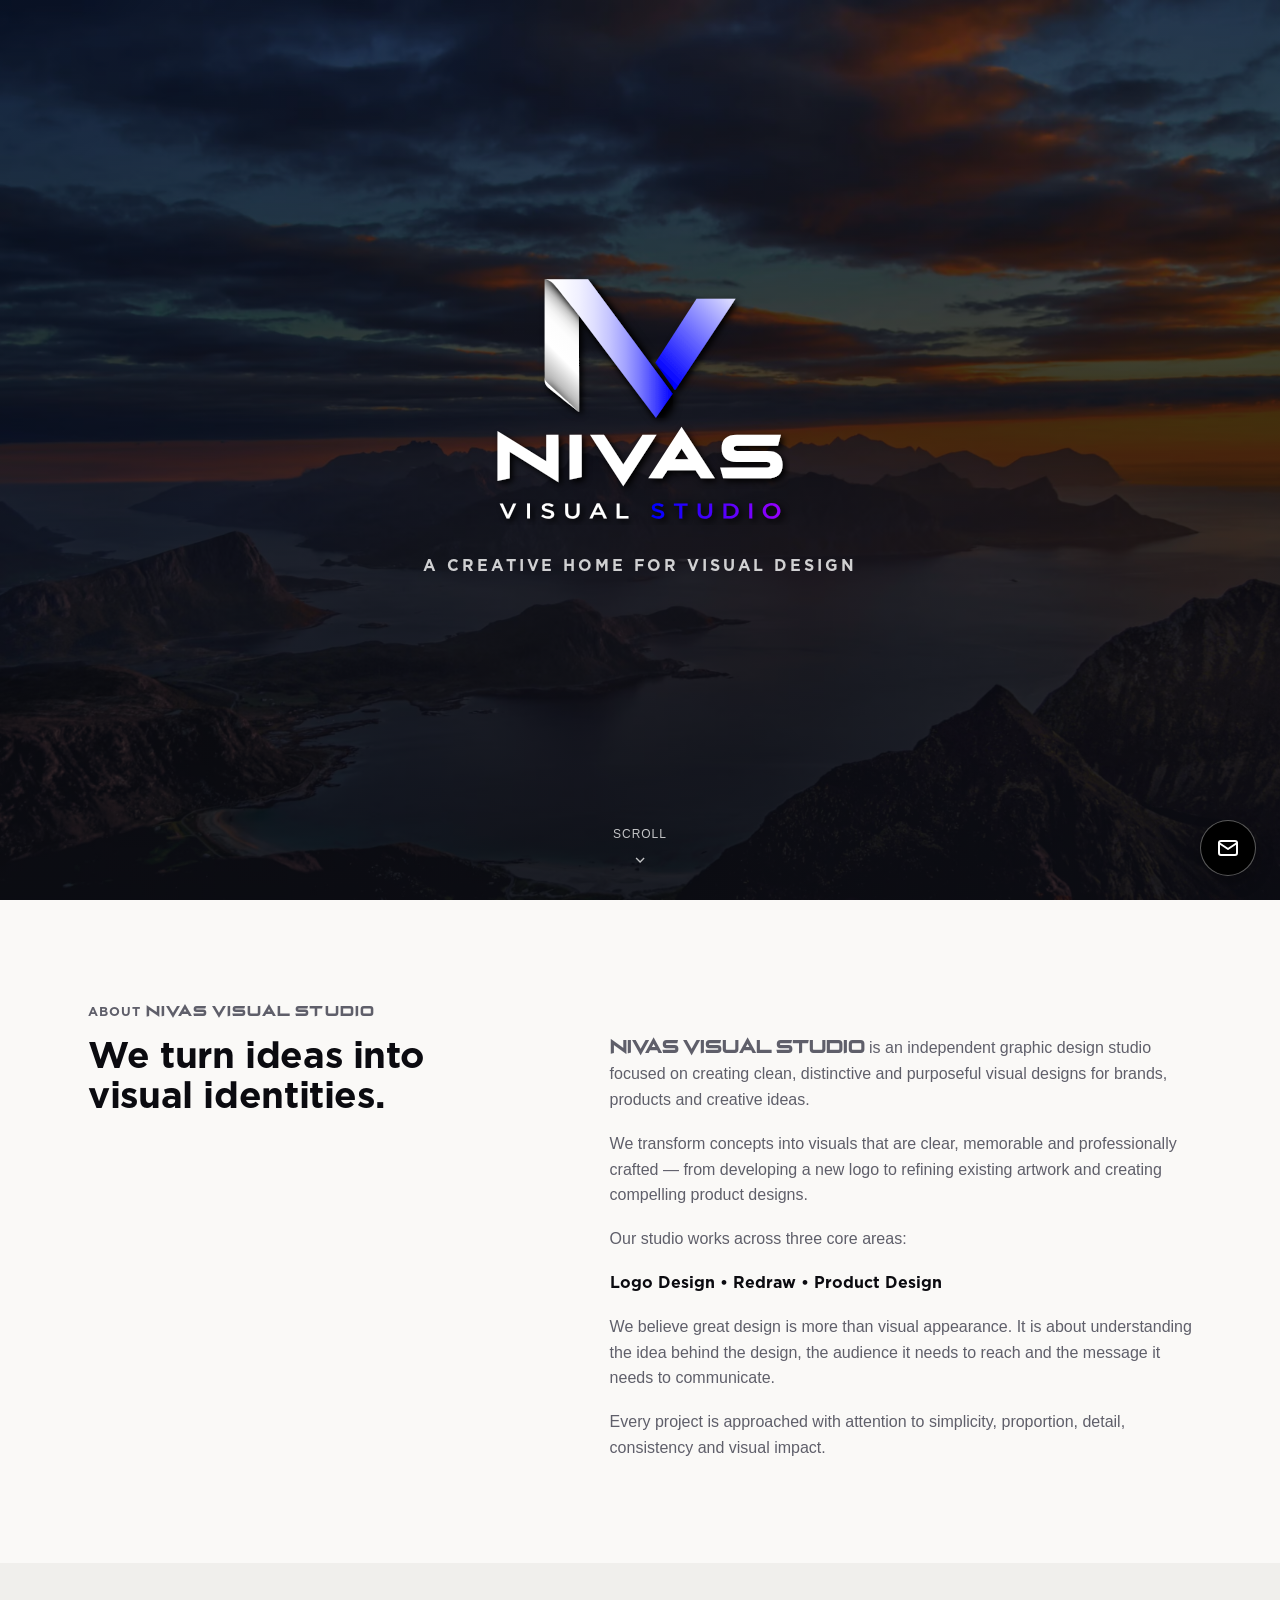
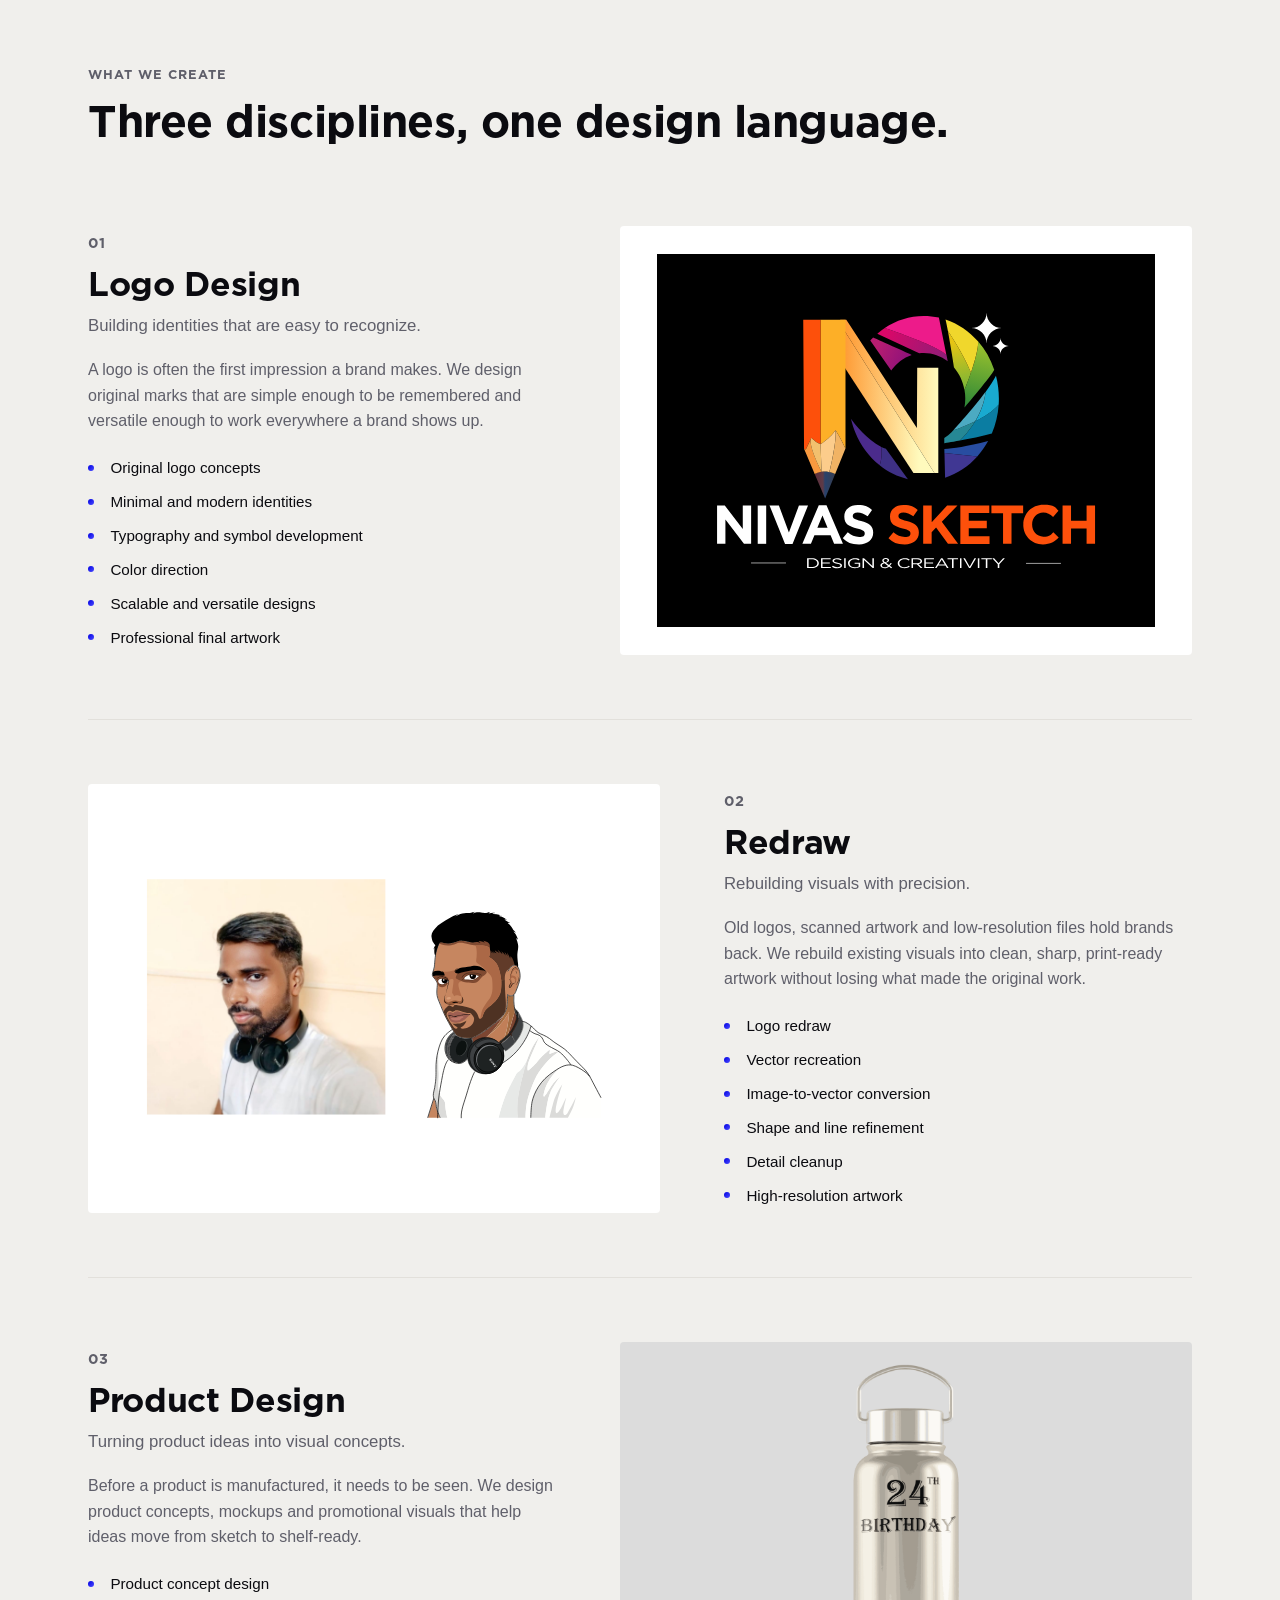
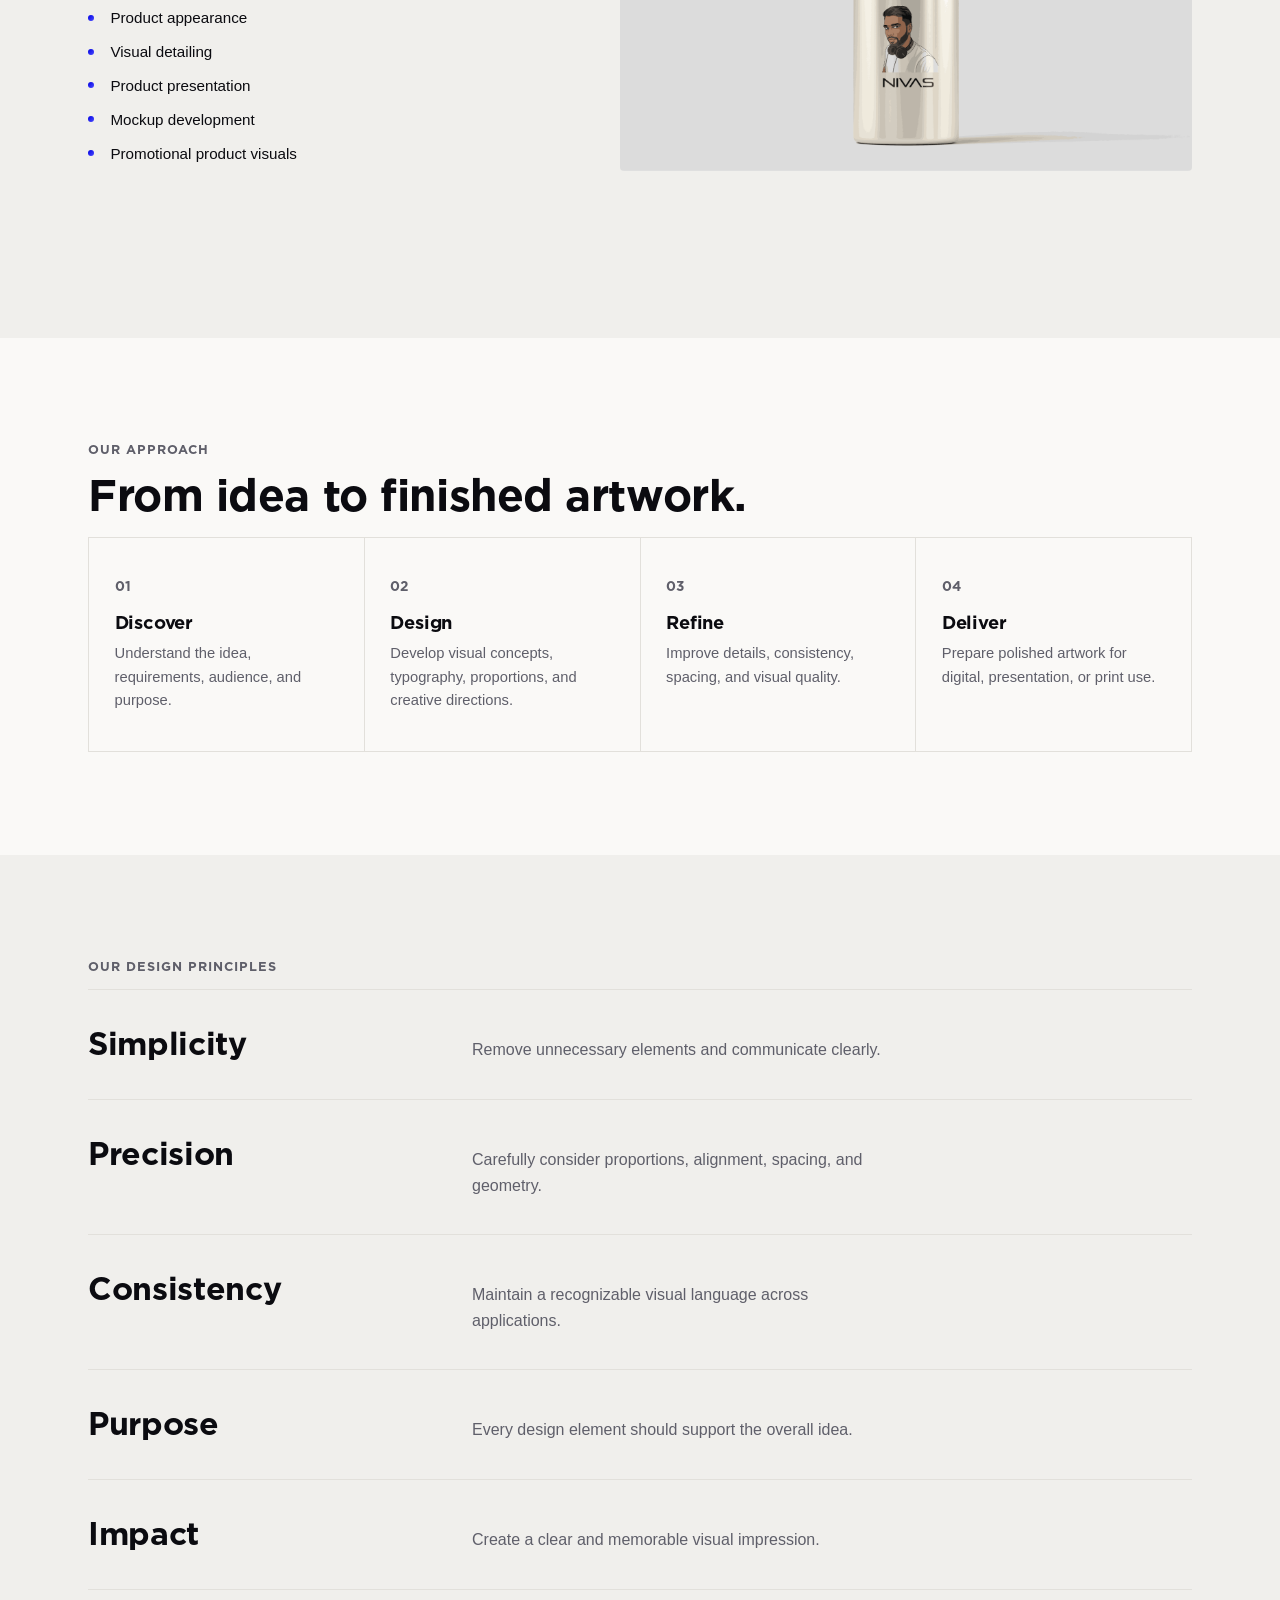
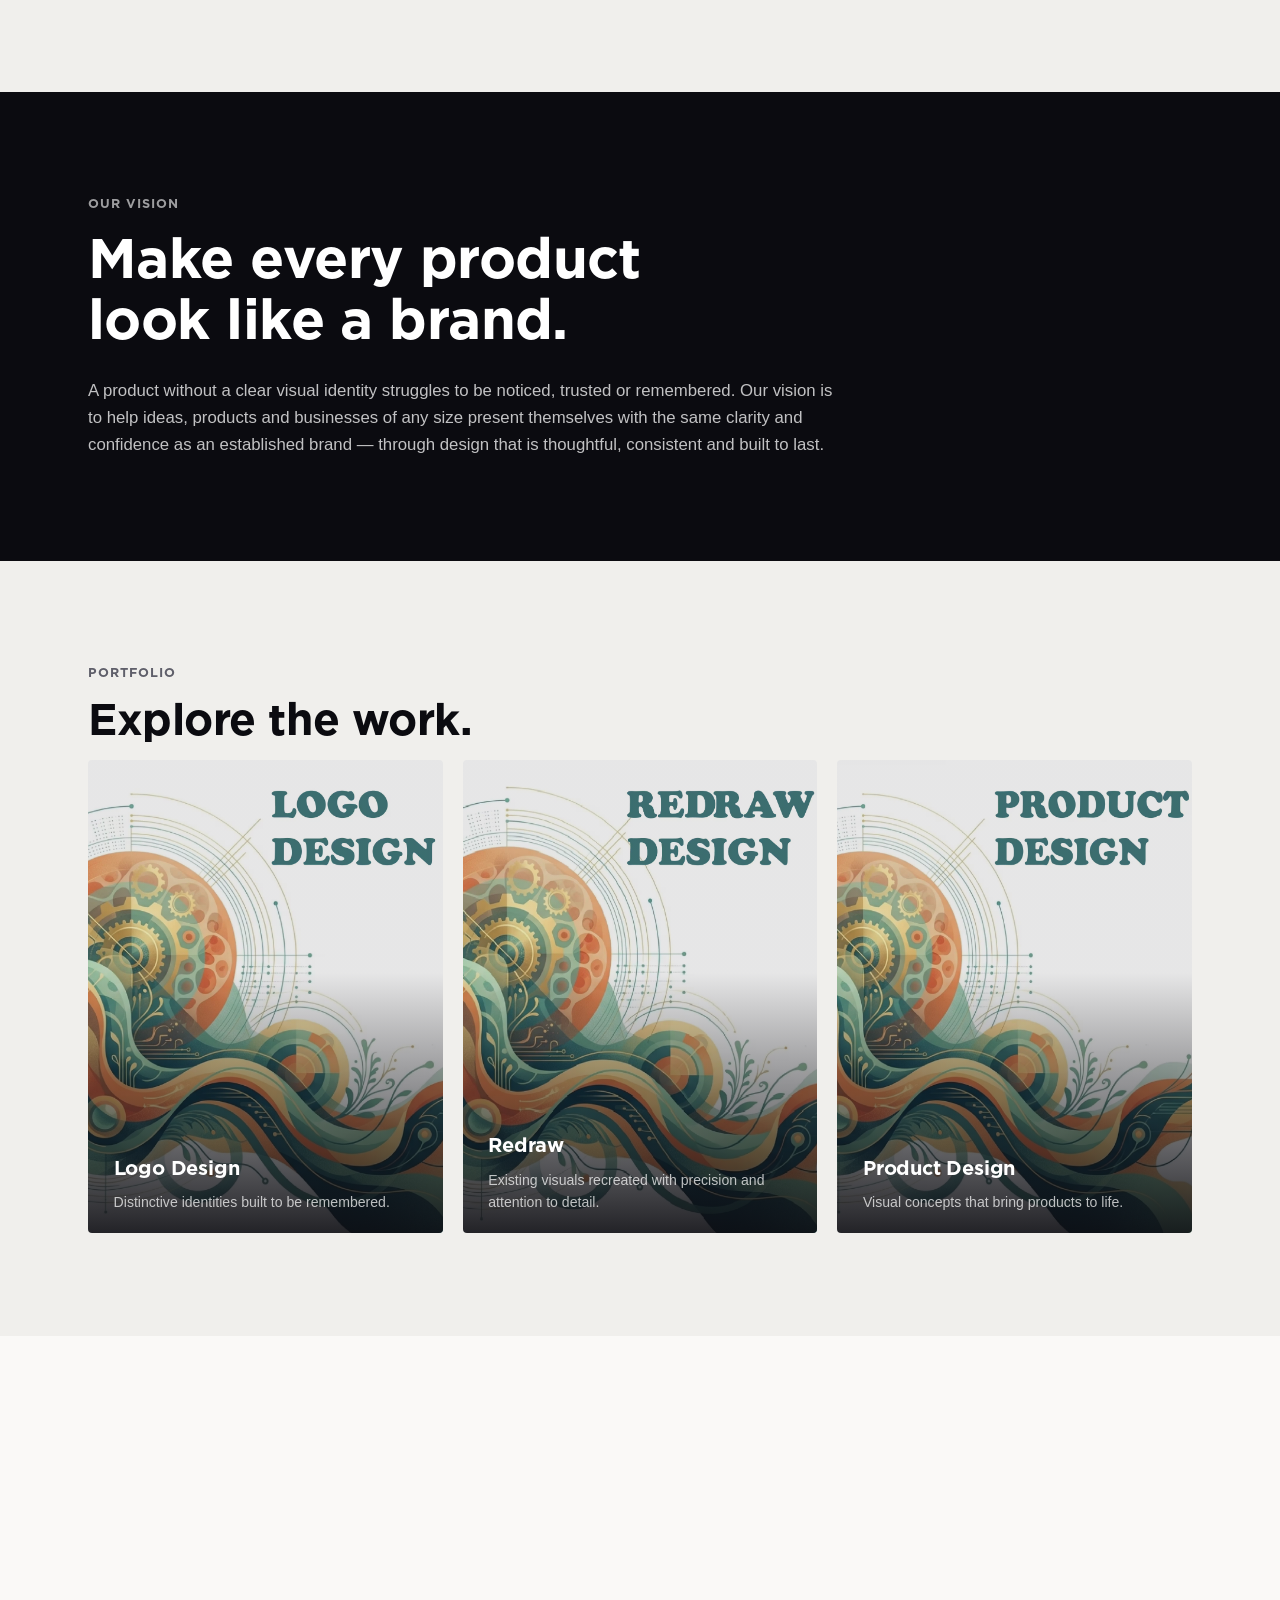
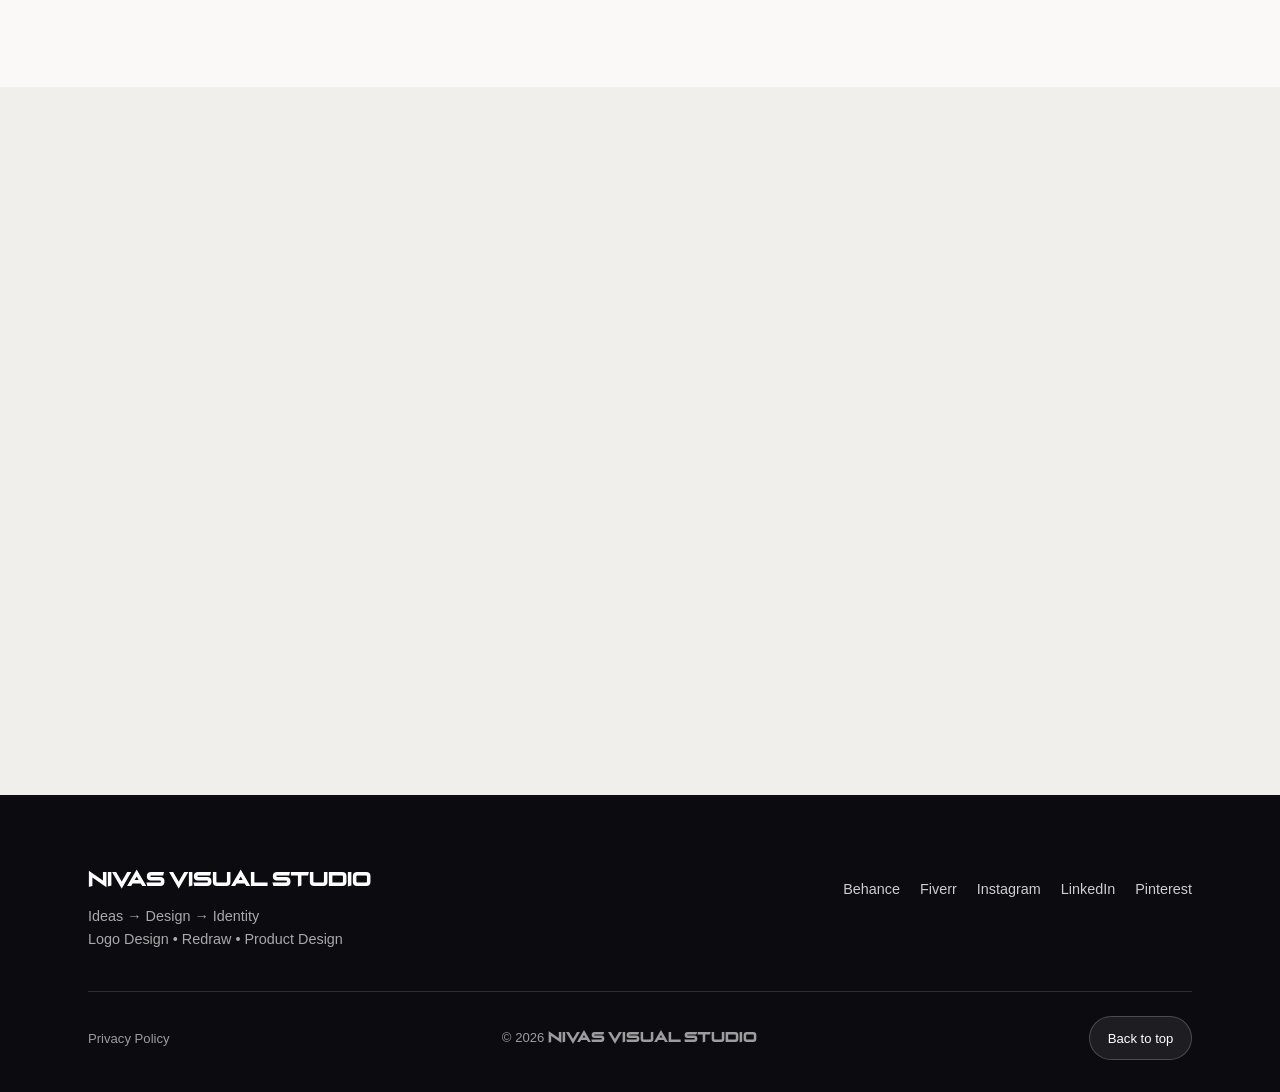
<file: index.html>
<!DOCTYPE html>
<html lang="en">
<head>
  <meta charset="UTF-8">
  <meta name="viewport" content="width=device-width, initial-scale=1">
  <title>Nivas Visual Studio | Logo Design, Redraw & Product Design Studio</title>
  <meta name="description" content="Nivas Visual Studio is an independent graphic design studio offering logo design, vector redraw and product design for brands, products and creative ideas.">
  <meta name="robots" content="index, follow, max-image-preview:large">
  <link rel="canonical" href="https://nivasvisualstudio.in/">
  <link rel="icon" type="image/png" href="assets/favicon.png">
  <link rel="apple-touch-icon" href="assets/favicon.png">
  <meta name="google-site-verification" content="T27HMMKFLb3zvgQTBLSldwvNvk717t6Sdw0P6hKY0VY" />
  <meta name="theme-color" content="#000000">

  <!-- Open Graph / Twitter -->
  <meta property="og:type" content="website">
  <meta property="og:site_name" content="Nivas Visual Studio">
  <meta property="og:title" content="Nivas Visual Studio | Logo Design, Redraw & Product Design">
  <meta property="og:description" content="We turn ideas into visual identities. Logo design, redraw and product design studio.">
  <meta property="og:url" content="https://nivasvisualstudio.in/">
  <meta property="og:image" content="https://nivasvisualstudio.in/images/hero_bg.avif">
  <meta property="og:image:alt" content="Nivas Visual Studio">
  <meta name="twitter:card" content="summary_large_image">
  <meta name="twitter:title" content="Nivas Visual Studio | Logo Design, Redraw & Product Design">
  <meta name="twitter:description" content="We turn ideas into visual identities. Logo design, redraw and product design studio.">
  <meta name="twitter:image" content="https://nivasvisualstudio.in/images/hero_bg.avif">

  <!-- Structured data -->
  <script type="application/ld+json">
  {
    "@context": "https://schema.org",
    "@graph": [
      {
        "@type": "ProfessionalService",
        "@id": "https://nivasvisualstudio.in/#org",
        "name": "Nivas Visual Studio",
        "url": "https://nivasvisualstudio.in/",
        "logo": "https://nivasvisualstudio.in/assets/favicon.png",
        "image": "https://nivasvisualstudio.in/images/hero_bg.avif",
        "description": "Independent graphic design studio offering logo design, redraw and product design.",
        "email": "contact.nivasvisuals@gmail.com",
        "telephone": "+918300095218",
        "slogan": "Ideas, Design, Identity",
        "areaServed": "Worldwide",
        "sameAs": [
          "https://www.behance.net/nivasvisualstudio",
          "https://www.fiverr.com/nivas_san_",
          "https://www.instagram.com/nivas_visual_studio",
          "https://www.linkedin.com/in/nivasvisualstudio",
          "https://in.pinterest.com/nivasvisualstudio"
        ],
        "makesOffer": [
          { "@type": "Offer", "itemOffered": { "@type": "Service", "name": "Logo Design" } },
          { "@type": "Offer", "itemOffered": { "@type": "Service", "name": "Redraw" } },
          { "@type": "Offer", "itemOffered": { "@type": "Service", "name": "Product Design" } }
        ]
      },
      {
        "@type": "WebSite",
        "@id": "https://nivasvisualstudio.in/#website",
        "url": "https://nivasvisualstudio.in/",
        "name": "Nivas Visual Studio",
        "publisher": { "@id": "https://nivasvisualstudio.in/#org" },
        "inLanguage": "en"
      }
    ]
  }
  </script>


  <script src="js/enable-js.js" defer></script>

  <link rel="preload" href="fonts/DecadenceStraight.otf" as="font" type="font/otf" crossorigin>
  <link rel="preload" href="fonts/Gotham-Bold.otf" as="font" type="font/otf" crossorigin>
  <link rel="preload" as="image" href="images/hero_bg.avif" fetchpriority="high">
  <link rel="stylesheet" href="css/style.css">
</head>
<body>
  <a class="skip-link" href="#main">Skip to content</a>

  <main id="main">
    <section class="hero" id="home">
      <div class="hero-media">
        <img src="images/hero_bg.avif" alt="" role="presentation" fetchpriority="high" loading="eager" decoding="async">
      </div>

      <div class="hero-content">
        <h1 class="sr-only">Nivas Visual Studio &ndash; Logo Design, Redraw &amp; Product Design Studio</h1>
        <img src="assets/logo.svg" alt="Nivas Visual Studio" class="hero-logo">
        <p class="hero-tagline">A Creative Home for Visual Design</p>
      </div>

      <a class="scroll-cue" href="#about" aria-label="Scroll to About">
        SCROLL
        <svg width="16" height="16" viewBox="0 0 24 24" fill="none" stroke="currentColor" stroke-width="2" aria-hidden="true">
          <path d="M6 9l6 6 6-6"/>
        </svg>
      </a>
    </section>

    <section id="about">
      <div class="container">
        <p class="page-eyebrow reveal">ABOUT <span class="brand-name">NIVAS VISUAL STUDIO</span></p>

        <div class="about-grid">
          <h2 class="about-headline reveal">We turn ideas into visual identities.</h2>

          <div class="about-copy reveal">
            <p><span class="brand-name">NIVAS VISUAL STUDIO</span> is an independent graphic design studio focused on creating clean, distinctive and purposeful visual designs for brands, products and creative ideas.</p>

            <p>We transform concepts into visuals that are clear, memorable and professionally crafted &mdash; from developing a new logo to refining existing artwork and creating compelling product designs.</p>

            <p>Our studio works across three core areas:</p>

            <p class="pillars">Logo Design &bull; Redraw &bull; Product Design</p>

            <p>We believe great design is more than visual appearance. It is about understanding the idea behind the design, the audience it needs to reach and the message it needs to communicate.</p>

            <p>Every project is approached with attention to simplicity, proportion, detail, consistency and visual impact.</p>
          </div>
        </div>
      </div>
    </section>

    <section id="services" class="section-alt">
      <div class="container">
        <p class="page-eyebrow reveal">WHAT WE CREATE</p>
        <h2 class="section-heading reveal">Three disciplines, one design language.</h2>

        <div class="service-block reveal">
          <div class="service-copy">
            <p class="service-number">01</p>
            <h3 class="service-title">Logo Design</h3>
            <p class="service-subtitle">Building identities that are easy to recognize.</p>
            <p class="service-desc">A logo is often the first impression a brand makes. We design original marks that are simple enough to be remembered and versatile enough to work everywhere a brand shows up.</p>

            <ul class="service-list">
              <li>Original logo concepts</li>
              <li>Minimal and modern identities</li>
              <li>Typography and symbol development</li>
              <li>Color direction</li>
              <li>Scalable and versatile designs</li>
              <li>Professional final artwork</li>
            </ul>
          </div>

          <div class="service-figure">
            <img class="fit-contain" src="images/logo/Nivas sketch app logo.svg" alt="Logo design sample: Nivas sketch app logo by Nivas Visual Studio" loading="lazy">
          </div>
        </div>

        <div class="service-block is-reversed reveal">
          <div class="service-copy">
            <p class="service-number">02</p>
            <h3 class="service-title">Redraw</h3>
            <p class="service-subtitle">Rebuilding visuals with precision.</p>
            <p class="service-desc">Old logos, scanned artwork and low-resolution files hold brands back. We rebuild existing visuals into clean, sharp, print-ready artwork without losing what made the original work.</p>

            <ul class="service-list">
              <li>Logo redraw</li>
              <li>Vector recreation</li>
              <li>Image-to-vector conversion</li>
              <li>Shape and line refinement</li>
              <li>Detail cleanup</li>
              <li>High-resolution artwork</li>
            </ul>
          </div>

          <div class="service-figure">
            <img class="fit-contain" src="images/redraw/Srinivasan Profile.svg" alt="Redraw sample: California police badge recreated as clean vector artwork" loading="lazy">
          </div>
        </div>

        <div class="service-block reveal">
          <div class="service-copy">
            <p class="service-number">03</p>
            <h3 class="service-title">Product Design</h3>
            <p class="service-subtitle">Turning product ideas into visual concepts.</p>
            <p class="service-desc">Before a product is manufactured, it needs to be seen. We design product concepts, mockups and promotional visuals that help ideas move from sketch to shelf-ready.</p>

            <ul class="service-list">
              <li>Product concept design</li>
              <li>Product appearance</li>
              <li>Visual detailing</li>
              <li>Product presentation</li>
              <li>Mockup development</li>
              <li>Promotional product visuals</li>
            </ul>
          </div>

          <div class="service-figure">
            <img src="images/product/24th Birthday Bottle.png" alt="Product design sample: 24th birthday bottle design concept" loading="lazy">
          </div>
        </div>
      </div>
    </section>

    <section id="approach">
      <div class="container">
        <p class="page-eyebrow reveal">OUR APPROACH</p>
        <h2 class="section-heading reveal">From idea to finished artwork.</h2>
      </div>

      <div class="container reveal">
        <div class="process-grid">
          <div class="process-step">
            <p class="process-number">01</p>
            <h3 class="process-title">Discover</h3>
            <p class="process-desc">Understand the idea, requirements, audience, and purpose.</p>
          </div>

          <div class="process-step">
            <p class="process-number">02</p>
            <h3 class="process-title">Design</h3>
            <p class="process-desc">Develop visual concepts, typography, proportions, and creative directions.</p>
          </div>

          <div class="process-step">
            <p class="process-number">03</p>
            <h3 class="process-title">Refine</h3>
            <p class="process-desc">Improve details, consistency, spacing, and visual quality.</p>
          </div>

          <div class="process-step">
            <p class="process-number">04</p>
            <h3 class="process-title">Deliver</h3>
            <p class="process-desc">Prepare polished artwork for digital, presentation, or print use.</p>
          </div>
        </div>
      </div>
    </section>

    <section id="principles" class="section-alt">
      <div class="container">
        <p class="page-eyebrow reveal">OUR DESIGN PRINCIPLES</p>

        <div class="principles-list reveal">
          <div class="principle-row">
            <h3 class="principle-name">Simplicity</h3>
            <p class="principle-desc">Remove unnecessary elements and communicate clearly.</p>
          </div>

          <div class="principle-row">
            <h3 class="principle-name">Precision</h3>
            <p class="principle-desc">Carefully consider proportions, alignment, spacing, and geometry.</p>
          </div>

          <div class="principle-row">
            <h3 class="principle-name">Consistency</h3>
            <p class="principle-desc">Maintain a recognizable visual language across applications.</p>
          </div>

          <div class="principle-row">
            <h3 class="principle-name">Purpose</h3>
            <p class="principle-desc">Every design element should support the overall idea.</p>
          </div>

          <div class="principle-row">
            <h3 class="principle-name">Impact</h3>
            <p class="principle-desc">Create a clear and memorable visual impression.</p>
          </div>
        </div>
      </div>
    </section>

    <section class="vision" id="vision">
      <div class="container">
        <p class="page-eyebrow reveal">OUR VISION</p>
        <h2 class="vision-statement reveal">Make every product look like a brand.</h2>
        <p class="vision-copy reveal">A product without a clear visual identity struggles to be noticed, trusted or remembered. Our vision is to help ideas, products and businesses of any size present themselves with the same clarity and confidence as an established brand &mdash; through design that is thoughtful, consistent and built to last.</p>
      </div>
    </section>

    <section id="portfolio" class="section-alt">
      <div class="container">
        <p class="page-eyebrow reveal">PORTFOLIO</p>
        <h2 class="section-heading reveal">Explore the work.</h2>

        <div class="portfolio-grid reveal">
          <a href="logo-design.html" class="portfolio-card">
            <img src="images/Logo Design.avif" alt="" loading="lazy">
            <div class="portfolio-overlay">
              <h3 class="portfolio-name">Logo Design</h3>
              <p class="portfolio-tag">Distinctive identities built to be remembered.</p>
            </div>
          </a>

          <a href="redraw.html" class="portfolio-card">
            <img src="images/Redraw Design.avif" alt="" loading="lazy">
            <div class="portfolio-overlay">
              <h3 class="portfolio-name">Redraw</h3>
              <p class="portfolio-tag">Existing visuals recreated with precision and attention to detail.</p>
            </div>
          </a>

          <a href="product-design.html" class="portfolio-card">
            <img src="images/Product Design.avif" alt="" loading="lazy">
            <div class="portfolio-overlay">
              <h3 class="portfolio-name">Product Design</h3>
              <p class="portfolio-tag">Visual concepts that bring products to life.</p>
            </div>
          </a>
        </div>
      </div>
    </section>

    <section id="testimonials">
      <div class="container">
        <div class="testimonials-head reveal">
          <div>
            <p class="page-eyebrow">TESTIMONIALS</p>
            <h2 class="section-heading testimonials-heading">What clients say.</h2>
          </div>

          <button class="btn btn-outline" id="open-review-modal" type="button" aria-haspopup="dialog">
            <svg width="16" height="16" viewBox="0 0 24 24" fill="none" stroke="currentColor" stroke-width="2" aria-hidden="true">
              <path d="M20.24 12.24a6 6 0 0 0-8.49-8.49L5 10.5V19h8.5z"/>
              <line x1="16" y1="8" x2="2" y2="22"/>
              <line x1="17.5" y1="15" x2="9" y2="15"/>
            </svg>
            Write a Review
          </button>
        </div>

        <div class="testimonial-grid reveal" id="testimonial-grid"></div>
      </div>
    </section>

    <section id="contact" class="section-alt">
      <div class="container">
        <p class="page-eyebrow reveal">CONTACT</p>

        <div class="contact-grid">
          <div class="reveal">
            <h2 class="contact-statement">Have an idea, artwork or product concept that needs to be refined?</h2>

            <ul class="contact-channels">
              <li>Email: <a href="mailto:contact.nivasvisuals@gmail.com">contact.nivasvisuals@gmail.com</a></li>
              <li>Phone: <a href="tel:+918300095218">+91 8300095218</a></li>
            </ul>
          </div>

          <form id="contact-form" class="reveal" method="POST" action="https://formsubmit.co/contact.nivasvisuals@gmail.com">
            <input type="hidden" name="_subject" value="New inquiry from NIVAS VISUAL STUDIO website">
            <input type="hidden" name="_template" value="table">
            <input type="hidden" name="_captcha" value="false">
            <input type="text" class="hp" name="_honey" tabindex="-1" autocomplete="off" aria-hidden="true">

            <div class="form-field">
              <label for="contact-name">Name</label>
              <input type="text" id="contact-name" name="name" autocomplete="name" required>
            </div>

            <div class="form-field">
              <label for="contact-email">Email</label>
              <input type="email" id="contact-email" name="email" autocomplete="email" required>
            </div>

            <div class="form-field">
              <label for="contact-project">Project Type</label>
              <select id="contact-project" name="Project Type">
                <option>Logo Design</option>
                <option>Redraw</option>
                <option>Product Design</option>
                <option>Other</option>
              </select>
            </div>

            <div class="form-field">
              <label for="contact-message">Message</label>
              <textarea id="contact-message" name="Message" required></textarea>
            </div>

            <button type="submit" class="btn btn-primary btn-block">Send Inquiry</button>

            <p class="form-success" id="contact-success" role="status">Thanks &mdash; your message has been sent. We'll get back to you soon.</p>

            <p class="form-success is-error" id="contact-error" role="alert">Something went wrong sending that &mdash; please email contact.nivasvisuals@gmail.com directly.</p>
          </form>
        </div>
      </div>
    </section>
  </main>

  <div class="modal-overlay" id="review-modal" inert>
    <div class="modal" role="dialog" aria-modal="true" aria-labelledby="review-modal-title">
      <div class="modal-head">
        <h3 id="review-modal-title" class="modal-title">Write a Review</h3>
        <button class="modal-close" id="close-review-modal" type="button" aria-label="Close">&times;</button>
      </div>

      <form id="review-form" method="POST" action="https://formsubmit.co/contact.nivasvisuals@gmail.com">
        <input type="hidden" name="_subject" value="New testimonial on NIVAS VISUAL STUDIO website">
        <input type="hidden" name="_template" value="table">
        <input type="hidden" name="_captcha" value="false">
        <input type="text" class="hp" id="review-website" name="_honey" tabindex="-1" autocomplete="off" aria-hidden="true">

        <div class="form-field">
          <label for="review-name">Your Name</label>
          <input type="text" id="review-name" name="Name" autocomplete="name" required>
        </div>

        <div class="form-field">
          <label for="review-Photo">Your Photo URL (Optional)</label>
          <input type="url" id="review-Photo" name="Photo" placeholder="https://example.com/photo.jpg">
        </div>

        <div class="form-field">
          <label for="review-text">Your Review</label>
          <textarea id="review-text" name="Review" required></textarea>
        </div>

        <p class="form-success" id="review-status" role="status"></p>

        <button type="submit" class="btn btn-primary btn-block">Submit Review</button>
      </form>
    </div>
  </div>

  <footer class="site-footer">
    <div class="container">
      <div class="footer-top">
        <div>
          <p class="footer-brand">NIVAS VISUAL STUDIO</p>
          <p class="footer-tagline">Ideas &rarr; Design &rarr; Identity</p>
          <p class="footer-services">Logo Design &bull; Redraw &bull; Product Design</p>
        </div>

        <ul class="footer-social">
          <li><a href="https://www.behance.net/nivasvisualstudio" target="_blank" rel="noopener noreferrer">Behance</a></li>
          <li><a href="https://www.fiverr.com/nivas_san_" target="_blank" rel="noopener noreferrer">Fiverr</a></li>
          <li><a href="https://www.instagram.com/nivas_visual_studio" target="_blank" rel="noopener noreferrer">Instagram</a></li>
          <li><a href="https://www.linkedin.com/in/nivasvisualstudio" target="_blank" rel="noopener noreferrer">LinkedIn</a></li>
          <li><a href="https://in.pinterest.com/nivasvisualstudio" target="_blank" rel="noopener noreferrer">Pinterest</a></li>
        </ul>
      </div>

      <div class="footer-bottom">
        <span><a href="/privacy-policy.html">Privacy Policy</a></span>
        <span>&copy; 2026 <span class="brand-name">NIVAS VISUAL STUDIO</span></span>
        <button class="back-to-top" type="button">Back to top</button>
      </div>
    </div>
  </footer>

  <script src="js/script.js" defer></script>

  
  <a href="#contact" class="floating-contact" id="floating-contact" aria-label="Go to contact section">
  <span class="floating-contact__tip">Contact us</span>
  <svg viewBox="0 0 24 24" fill="none" stroke="currentColor" stroke-width="2"
       stroke-linecap="round" stroke-linejoin="round" aria-hidden="true">
    <rect x="3" y="5" width="18" height="14" rx="2"></rect>
    <path d="M3 7l9 6 9-6"></path>
  </svg>
</a>
  
</body>
</html>
</file>
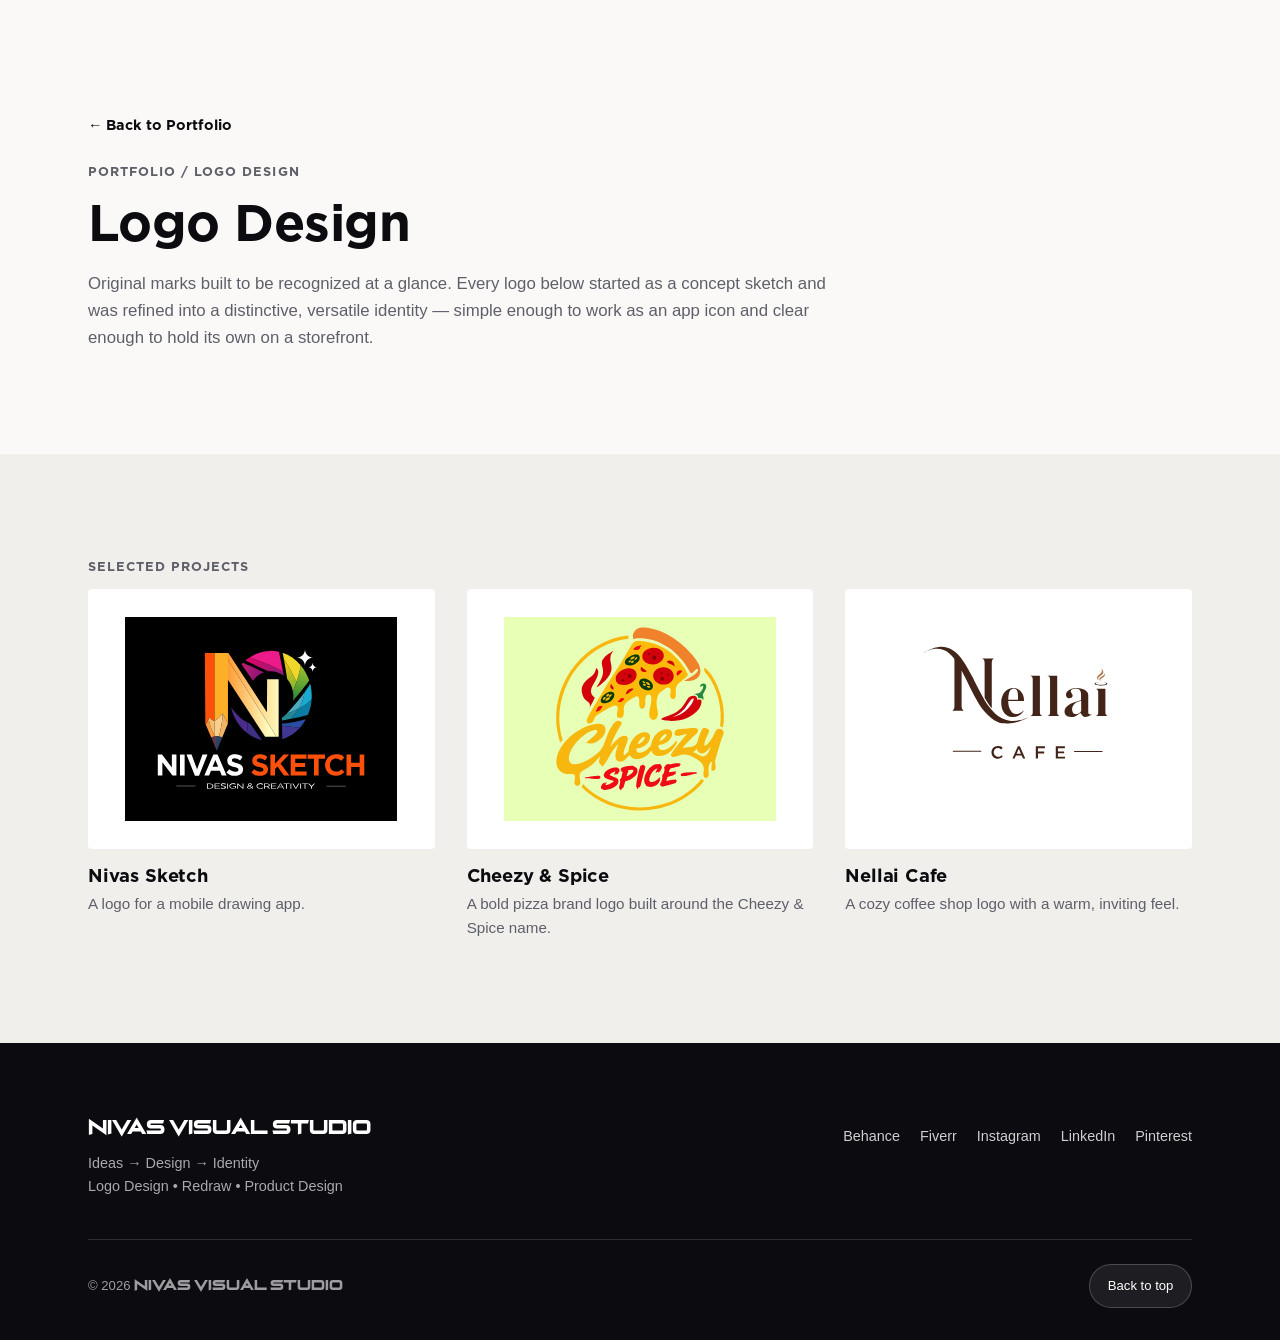
<file: logo-design.html>
<!DOCTYPE html>
<html lang="en">
<head>
  <meta charset="UTF-8">
  <meta name="viewport" content="width=device-width, initial-scale=1">
  <title>Logo Design Portfolio | Nivas Visual Studio</title>
  <meta name="description" content="Selected logo design work by Nivas Visual Studio: original marks for an app, a pizza brand and a cafe, built to be recognized at a glance.">
  <meta name="robots" content="index, follow, max-image-preview:large">
  <link rel="canonical" href="https://nivasvisualstudio.in/logo-design.html" />
  <link rel="icon" type="image/png" href="assets/favicon.png">
  <link rel="apple-touch-icon" href="assets/favicon.png">
  <meta name="google-site-verification" content="T27HMMKFLb3zvgQTBLSldwvNvk717t6Sdw0P6hKY0VY" />
  <meta name="theme-color" content="#000000">

  <meta property="og:type" content="website">
  <meta property="og:site_name" content="Nivas Visual Studio">
  <meta property="og:title" content="Logo Design Portfolio | Nivas Visual Studio">
  <meta property="og:description" content="Original logo designs: simple, distinctive and versatile identities.">
  <meta property="og:url" content="https://nivasvisualstudio.in/logo-design.html">
  <meta property="og:image" content="https://nivasvisualstudio.in/images/hero_bg.jpg">
  <meta name="twitter:card" content="summary_large_image">

  <script>document.documentElement.classList.add('js');</script>

  <link rel="preload" href="fonts/DecadenceStraight.otf" as="font" type="font/otf" crossorigin>
  <link rel="preload" href="fonts/Gotham-Bold.otf" as="font" type="font/otf" crossorigin>
  <link rel="stylesheet" href="css/style.css">
</head>
<body>
  <a class="skip-link" href="#main">Skip to content</a>

  <main id="main">
    <section class="page-intro">
      <div class="container">
        <a href="main.html#portfolio" class="back-link reveal">&larr; Back to Portfolio</a>
        <p class="page-eyebrow reveal">PORTFOLIO / LOGO DESIGN</p>
        <h1 class="page-title reveal">Logo Design</h1>
        <p class="page-lede reveal">Original marks built to be recognized at a glance. Every logo below started as a concept sketch and was refined into a distinctive, versatile identity &mdash; simple enough to work as an app icon and clear enough to hold its own on a storefront.</p>
      </div>
    </section>

    <section class="section-alt">
      <div class="container">
        <p class="page-eyebrow reveal">SELECTED PROJECTS</p>

        <div class="project-grid reveal">
          <div class="project-card">
            <img class="fit-contain" src="images/logo/Nivas sketch app logo.svg" alt="Nivas Sketch logo, a mark for a mobile drawing app" loading="lazy">
            <h2 class="project-title">Nivas Sketch</h2>
            <p class="project-desc">A logo for a mobile drawing app.</p>
          </div>

          <div class="project-card">
            <img class="fit-contain" src="images/logo/Cheezy Spice Pizza Logo.svg" alt="Cheezy &amp; Spice pizza brand logo" loading="lazy">
            <h2 class="project-title">Cheezy &amp; Spice</h2>
            <p class="project-desc">A bold pizza brand logo built around the Cheezy &amp; Spice name.</p>
          </div>

          <div class="project-card">
            <img class="fit-contain" src="images/logo/Nellai Cafe.svg" alt="Nellai Cafe logo for a coffee shop" loading="lazy">
            <h2 class="project-title">Nellai Cafe</h2>
            <p class="project-desc">A cozy coffee shop logo with a warm, inviting feel.</p>
          </div>
        </div>
      </div>
    </section>
  </main>

  <footer class="site-footer">
    <div class="container">
      <div class="footer-top">
        <div>
          <p class="footer-brand">NIVAS VISUAL STUDIO</p>
          <p class="footer-tagline">Ideas &rarr; Design &rarr; Identity</p>
          <p class="footer-services">Logo Design &bull; Redraw &bull; Product Design</p>
        </div>

        <ul class="footer-social">
          <li><a href="https://www.behance.net/nivasvisualstudio" target="_blank" rel="noopener noreferrer">Behance</a></li>
          <li><a href="https://www.fiverr.com/nivas_san_" target="_blank" rel="noopener noreferrer">Fiverr</a></li>
          <li><a href="https://www.instagram.com/nivas_visual_studio" target="_blank" rel="noopener noreferrer">Instagram</a></li>
          <li><a href="https://www.linkedin.com/in/nivasvisualstudio" target="_blank" rel="noopener noreferrer">LinkedIn</a></li>
          <li><a href="https://in.pinterest.com/nivasvisualstudio" target="_blank" rel="noopener noreferrer">Pinterest</a></li>
        </ul>
      </div>

      <div class="footer-bottom">
        <span>&copy; 2026 <span class="brand-name">NIVAS VISUAL STUDIO</span></span>
        <button class="back-to-top" type="button">Back to top</button>
      </div>
    </div>
  </footer>

  <script src="js/script.js" defer></script>
</body>
</html>
</file>
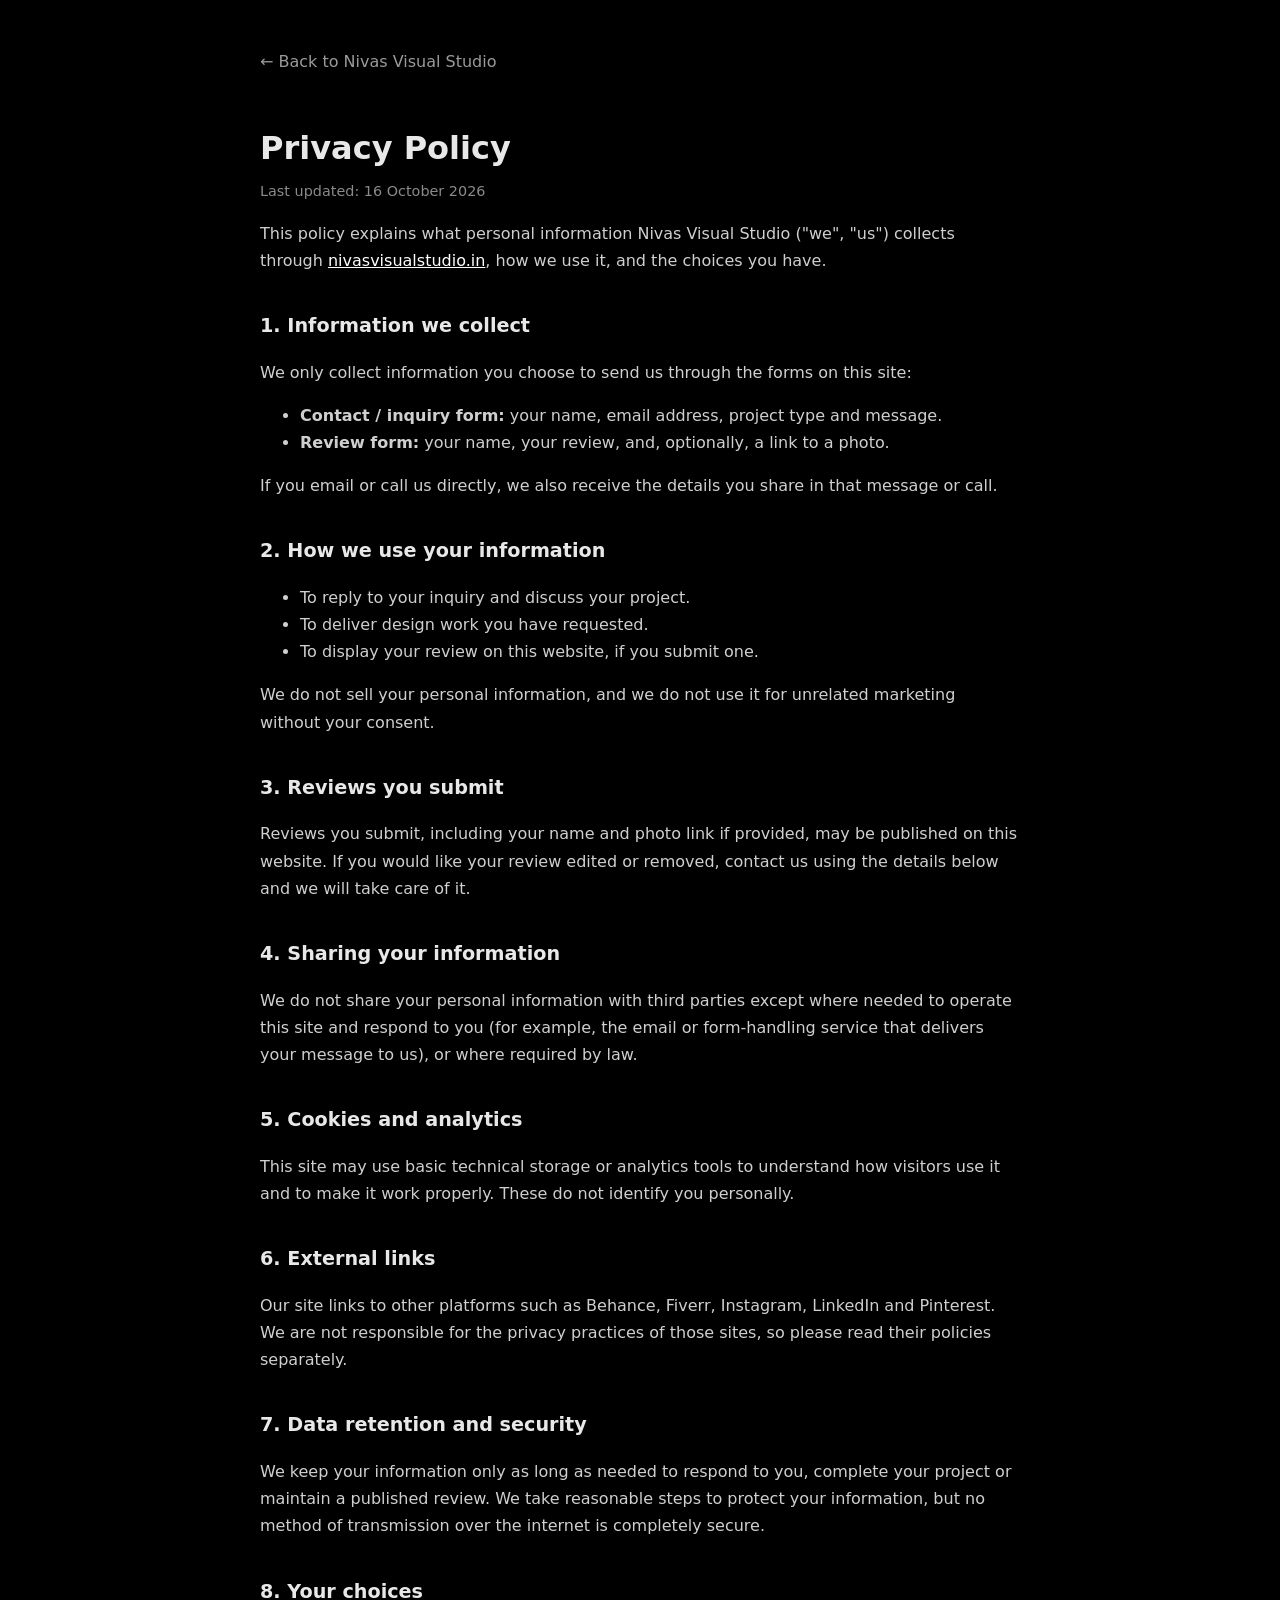
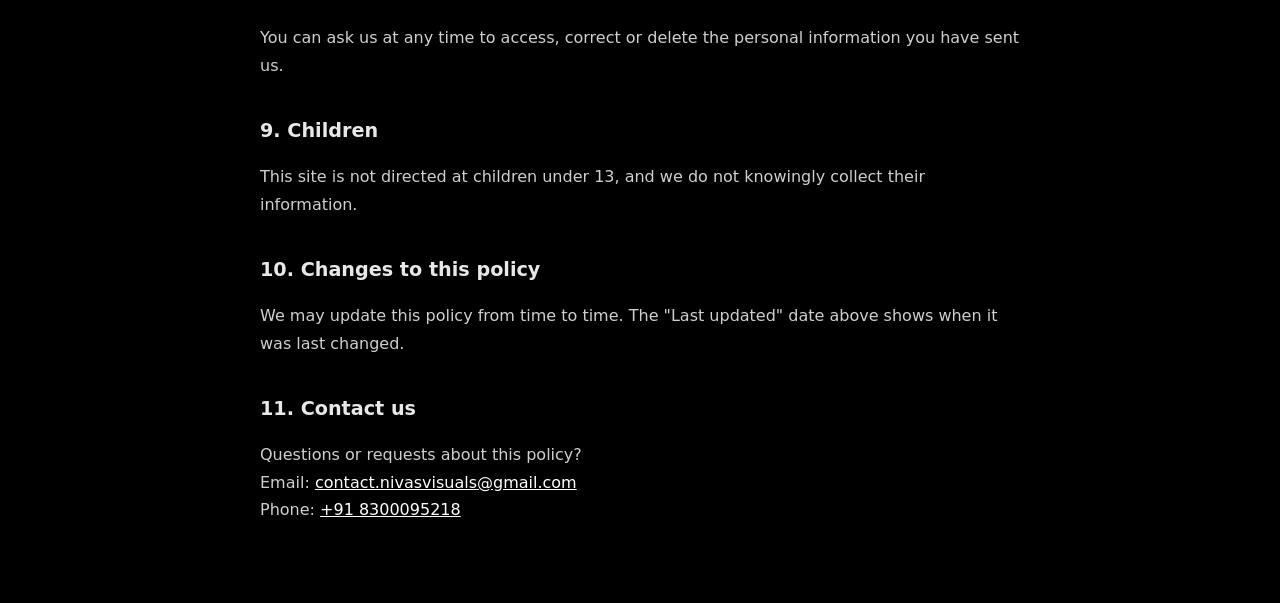
<file: privacy-policy.html>
<!DOCTYPE html>
<html lang="en">
<head>
  <meta charset="utf-8">
  <meta name="viewport" content="width=device-width, initial-scale=1">
  <title>Privacy Policy | Nivas Visual Studio</title>
  <meta name="description" content="Privacy policy for Nivas Visual Studio: what information we collect through our contact and review forms and how we use it.">
  <link rel="canonical" href="https://nivasvisualstudio.in/privacy-policy.html">
  <meta name="robots" content="index, follow">
  <meta name="theme-color" content="#000000">
  <style>
    body {
      margin: 0;
      background: #000;
      color: #e8e8e8;
      font-family: system-ui, -apple-system, "Segoe UI", Roboto, sans-serif;
      line-height: 1.7;
    }
    main {
      max-width: 760px;
      margin: 0 auto;
      padding: 48px 20px 64px;
    }
    h1 { font-size: 2rem; margin-bottom: 4px; }
    h2 { font-size: 1.2rem; margin-top: 36px; }
    p, li { color: #cfcfcf; }
    a { color: #fff; }
    .updated { color: #8a8a8a; font-size: .9rem; margin-top: 0; }
    .back { display: inline-block; margin-bottom: 24px; text-decoration: none; color: #9a9a9a; }
    .back:hover { color: #fff; }
  </style>
</head>
<body>
  <main>
    <a class="back" href="/main.html">&larr; Back to Nivas Visual Studio</a>

    <h1>Privacy Policy</h1>
    <p class="updated">Last updated: 16 October 2026</p>

    <p>
      This policy explains what personal information Nivas Visual Studio ("we", "us")
      collects through <a href="https://nivasvisualstudio.in/">nivasvisualstudio.in</a>,
      how we use it, and the choices you have.
    </p>

    <h2>1. Information we collect</h2>
    <p>We only collect information you choose to send us through the forms on this site:</p>
    <ul>
      <li><strong>Contact / inquiry form:</strong> your name, email address, project type and message.</li>
      <li><strong>Review form:</strong> your name, your review, and, optionally, a link to a photo.</li>
    </ul>
    <p>
      If you email or call us directly, we also receive the details you share
      in that message or call.
    </p>

    <h2>2. How we use your information</h2>
    <ul>
      <li>To reply to your inquiry and discuss your project.</li>
      <li>To deliver design work you have requested.</li>
      <li>To display your review on this website, if you submit one.</li>
    </ul>
    <p>We do not sell your personal information, and we do not use it for unrelated marketing without your consent.</p>

    <h2>3. Reviews you submit</h2>
    <p>
      Reviews you submit, including your name and photo link if provided, may be published
      on this website. If you would like your review edited or removed, contact us using the
      details below and we will take care of it.
    </p>

    <h2>4. Sharing your information</h2>
    <p>
      We do not share your personal information with third parties except where needed to
      operate this site and respond to you (for example, the email or form-handling service
      that delivers your message to us), or where required by law.
    </p>

    <h2>5. Cookies and analytics</h2>
    <p>
      This site may use basic technical storage or analytics tools to understand how visitors
      use it and to make it work properly. These do not identify you personally.
    </p>

    <h2>6. External links</h2>
    <p>
      Our site links to other platforms such as Behance, Fiverr, Instagram, LinkedIn and
      Pinterest. We are not responsible for the privacy practices of those sites, so please
      read their policies separately.
    </p>

    <h2>7. Data retention and security</h2>
    <p>
      We keep your information only as long as needed to respond to you, complete your project
      or maintain a published review. We take reasonable steps to protect your information, but
      no method of transmission over the internet is completely secure.
    </p>

    <h2>8. Your choices</h2>
    <p>
      You can ask us at any time to access, correct or delete the personal information you have
      sent us.
    </p>

    <h2>9. Children</h2>
    <p>This site is not directed at children under 13, and we do not knowingly collect their information.</p>

    <h2>10. Changes to this policy</h2>
    <p>We may update this policy from time to time. The "Last updated" date above shows when it was last changed.</p>

    <h2>11. Contact us</h2>
    <p>
      Questions or requests about this policy?<br>
      Email: <a href="mailto:contact.nivasvisuals@gmail.com">contact.nivasvisuals@gmail.com</a><br>
      Phone: <a href="tel:+918300095218">+91 8300095218</a>
    </p>
  </main>
</body>
</html>
</file>
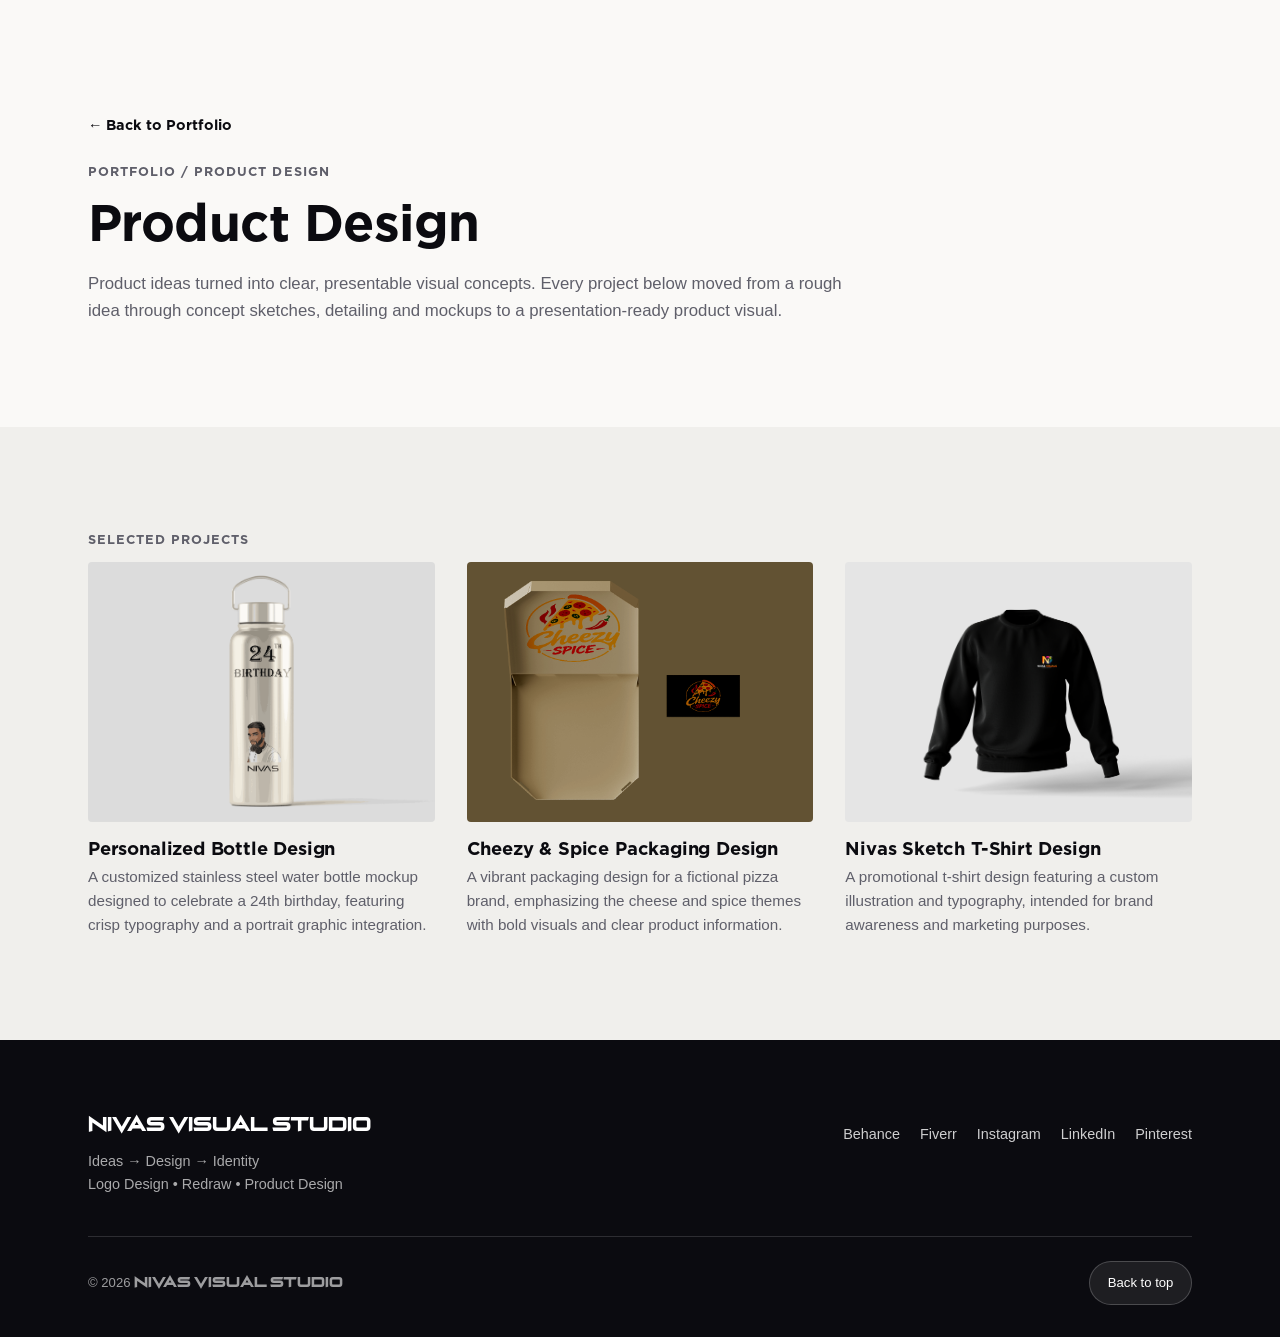
<file: product-design.html>
<!DOCTYPE html>
<html lang="en">
<head>
  <meta charset="UTF-8">
  <meta name="viewport" content="width=device-width, initial-scale=1">
  <title>Product Design & Mockup Portfolio | Nivas Visual Studio</title>
  <meta name="description" content="Product design work by Nivas Visual Studio: personalized bottle, pizza packaging and promotional t-shirt concepts taken from idea to presentation-ready visual.">
  <meta name="robots" content="index, follow, max-image-preview:large">
  <link rel="canonical" href="https://nivasvisualstudio.in/product-design.html" />
  <link rel="icon" type="image/png" href="assets/favicon.png">
  <link rel="apple-touch-icon" href="assets/favicon.png">
  <meta name="google-site-verification" content="T27HMMKFLb3zvgQTBLSldwvNvk717t6Sdw0P6hKY0VY" />
  <meta name="theme-color" content="#000000">

  <meta property="og:type" content="website">
  <meta property="og:site_name" content="Nivas Visual Studio">
  <meta property="og:title" content="Product Design & Mockup Portfolio | Nivas Visual Studio">
  <meta property="og:description" content="Product ideas turned into clear, presentable visual concepts and mockups.">
  <meta property="og:url" content="https://nivasvisualstudio.in/product-design.html">
  <meta property="og:image" content="https://nivasvisualstudio.in/images/hero_bg.jpg">
  <meta name="twitter:card" content="summary_large_image">

  <script>document.documentElement.classList.add('js');</script>

  <link rel="preload" href="fonts/DecadenceStraight.otf" as="font" type="font/otf" crossorigin>
  <link rel="preload" href="fonts/Gotham-Bold.otf" as="font" type="font/otf" crossorigin>
  <link rel="stylesheet" href="css/style.css">
</head>
<body>
  <a class="skip-link" href="#main">Skip to content</a>

  <main id="main">
    <section class="page-intro">
      <div class="container">
        <a href="main.html#portfolio" class="back-link reveal">&larr; Back to Portfolio</a>
        <p class="page-eyebrow reveal">PORTFOLIO / PRODUCT DESIGN</p>
        <h1 class="page-title reveal">Product Design</h1>
        <p class="page-lede reveal">Product ideas turned into clear, presentable visual concepts. Every project below moved from a rough idea through concept sketches, detailing and mockups to a presentation-ready product visual.</p>
      </div>
    </section>

    <section class="section-alt">
      <div class="container">
        <p class="page-eyebrow reveal">SELECTED PROJECTS</p>

        <div class="project-grid reveal">
          <div class="project-card">
            <img src="images/product/24th Birthday Bottle.png" alt="Personalized stainless steel water bottle mockup for a 24th birthday" loading="lazy">
            <h2 class="project-title">Personalized Bottle Design</h2>
            <p class="project-desc">A customized stainless steel water bottle mockup designed to celebrate a 24th birthday, featuring crisp typography and a portrait graphic integration.</p>
          </div>

          <div class="project-card">
            <img src="images/product/Cheezy & Spice Pizza.png" alt="Cheezy &amp; Spice pizza packaging design mockup" loading="lazy">
            <h2 class="project-title">Cheezy &amp; Spice Packaging Design</h2>
            <p class="project-desc">A vibrant packaging design for a fictional pizza brand, emphasizing the cheese and spice themes with bold visuals and clear product information.</p>
          </div>

          <div class="project-card">
            <img src="images/product/Nivas Sketch T Shirt.png" alt="Nivas Sketch promotional t-shirt design mockup" loading="lazy">
            <h2 class="project-title">Nivas Sketch T-Shirt Design</h2>
            <p class="project-desc">A promotional t-shirt design featuring a custom illustration and typography, intended for brand awareness and marketing purposes.</p>
          </div>
        </div>
      </div>
    </section>
  </main>

  <footer class="site-footer">
    <div class="container">
      <div class="footer-top">
        <div>
          <p class="footer-brand">NIVAS VISUAL STUDIO</p>
          <p class="footer-tagline">Ideas &rarr; Design &rarr; Identity</p>
          <p class="footer-services">Logo Design &bull; Redraw &bull; Product Design</p>
        </div>

        <ul class="footer-social">
          <li><a href="https://www.behance.net/nivasvisualstudio" target="_blank" rel="noopener noreferrer">Behance</a></li>
          <li><a href="https://www.fiverr.com/nivas_san_" target="_blank" rel="noopener noreferrer">Fiverr</a></li>
          <li><a href="https://www.instagram.com/nivas_visual_studio" target="_blank" rel="noopener noreferrer">Instagram</a></li>
          <li><a href="https://www.linkedin.com/in/nivasvisualstudio" target="_blank" rel="noopener noreferrer">LinkedIn</a></li>
          <li><a href="https://in.pinterest.com/nivasvisualstudio" target="_blank" rel="noopener noreferrer">Pinterest</a></li>
        </ul>
      </div>

      <div class="footer-bottom">
        <span>&copy; 2026 <span class="brand-name">NIVAS VISUAL STUDIO</span></span>
        <button class="back-to-top" type="button">Back to top</button>
      </div>
    </div>
  </footer>

  <script src="js/script.js" defer></script>
</body>
</html>
</file>
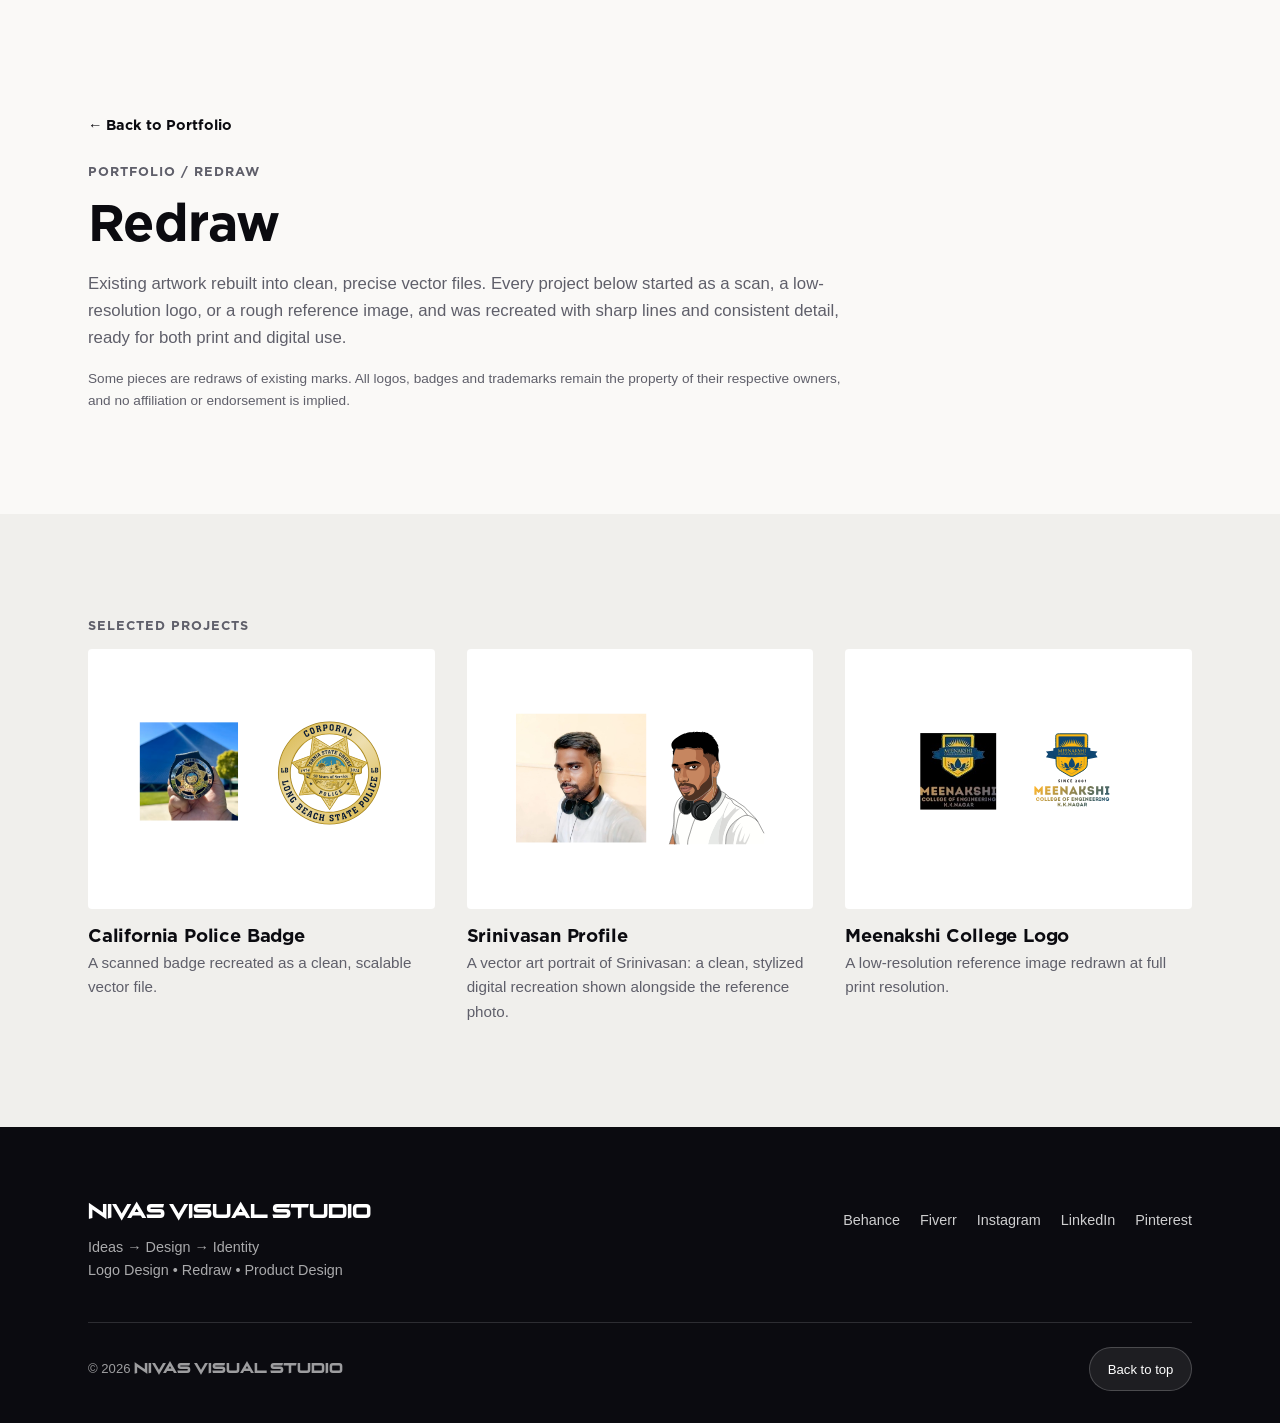
<file: redraw.html>
<!DOCTYPE html>
<html lang="en">
<head>
  <meta charset="UTF-8">
  <meta name="viewport" content="width=device-width, initial-scale=1">
  <title>Logo Redraw & Vector Recreation Portfolio | Nivas Visual Studio</title>
  <meta name="description" content="Redraw work by Nivas Visual Studio: scans, low-resolution logos and reference images rebuilt as clean, print-ready vector artwork.">
  <meta name="robots" content="index, follow, max-image-preview:large">
  <link rel="canonical" href="https://nivasvisualstudio.in/redraw.html" />
  <link rel="icon" type="image/png" href="assets/favicon.png">
  <link rel="apple-touch-icon" href="assets/favicon.png">
  <meta name="google-site-verification" content="T27HMMKFLb3zvgQTBLSldwvNvk717t6Sdw0P6hKY0VY" />
  <meta name="theme-color" content="#000000">

  <meta property="og:type" content="website">
  <meta property="og:site_name" content="Nivas Visual Studio">
  <meta property="og:title" content="Logo Redraw & Vector Recreation Portfolio | Nivas Visual Studio">
  <meta property="og:description" content="Existing artwork rebuilt into clean, precise vector files for print and digital use.">
  <meta property="og:url" content="https://nivasvisualstudio.in/redraw.html">
  <meta property="og:image" content="https://nivasvisualstudio.in/images/hero_bg.jpg">
  <meta name="twitter:card" content="summary_large_image">

  <script>document.documentElement.classList.add('js');</script>

  <link rel="preload" href="fonts/DecadenceStraight.otf" as="font" type="font/otf" crossorigin>
  <link rel="preload" href="fonts/Gotham-Bold.otf" as="font" type="font/otf" crossorigin>
  <link rel="stylesheet" href="css/style.css">
</head>
<body>
  <a class="skip-link" href="#main">Skip to content</a>

  <main id="main">
    <section class="page-intro">
      <div class="container">
        <a href="main.html#portfolio" class="back-link reveal">&larr; Back to Portfolio</a>
        <p class="page-eyebrow reveal">PORTFOLIO / REDRAW</p>
        <h1 class="page-title reveal">Redraw</h1>
        <p class="page-lede reveal">Existing artwork rebuilt into clean, precise vector files. Every project below started as a scan, a low-resolution logo, or a rough reference image, and was recreated with sharp lines and consistent detail, ready for both print and digital use.</p>
        <p class="page-note reveal">Some pieces are redraws of existing marks. All logos, badges and trademarks remain the property of their respective owners, and no affiliation or endorsement is implied.</p>
      </div>
    </section>

    <section class="section-alt">
      <div class="container">
        <p class="page-eyebrow reveal">SELECTED PROJECTS</p>

        <div class="project-grid reveal">
          <div class="project-card">
            <img class="fit-contain" src="images/redraw/California Police Batch.svg" alt="California police badge recreated as a clean, scalable vector file" loading="lazy">
            <h2 class="project-title">California Police Badge</h2>
            <p class="project-desc">A scanned badge recreated as a clean, scalable vector file.</p>
          </div>

          <div class="project-card">
            <img class="fit-contain" src="images/redraw/Srinivasan Profile.svg" alt="Vector portrait illustration of Srinivasan shown beside the reference photo" loading="lazy">
            <h2 class="project-title">Srinivasan Profile</h2>
            <p class="project-desc">A vector art portrait of Srinivasan: a clean, stylized digital recreation shown alongside the reference photo.</p>
          </div>

          <div class="project-card">
            <img class="fit-contain" src="images/redraw/Meenakshi College Logo.svg" alt="Meenakshi College logo redrawn as high-resolution vector artwork" loading="lazy">
            <h2 class="project-title">Meenakshi College Logo</h2>
            <p class="project-desc">A low-resolution reference image redrawn at full print resolution.</p>
          </div>
        </div>
      </div>
    </section>
  </main>

  <footer class="site-footer">
    <div class="container">
      <div class="footer-top">
        <div>
          <p class="footer-brand">NIVAS VISUAL STUDIO</p>
          <p class="footer-tagline">Ideas &rarr; Design &rarr; Identity</p>
          <p class="footer-services">Logo Design &bull; Redraw &bull; Product Design</p>
        </div>

        <ul class="footer-social">
          <li><a href="https://www.behance.net/nivasvisualstudio" target="_blank" rel="noopener noreferrer">Behance</a></li>
          <li><a href="https://www.fiverr.com/nivas_san_" target="_blank" rel="noopener noreferrer">Fiverr</a></li>
          <li><a href="https://www.instagram.com/nivas_visual_studio" target="_blank" rel="noopener noreferrer">Instagram</a></li>
          <li><a href="https://www.linkedin.com/in/nivasvisualstudio" target="_blank" rel="noopener noreferrer">LinkedIn</a></li>
          <li><a href="https://in.pinterest.com/nivasvisualstudio" target="_blank" rel="noopener noreferrer">Pinterest</a></li>
        </ul>
      </div>

      <div class="footer-bottom">
        <span>&copy; 2026 <span class="brand-name">NIVAS VISUAL STUDIO</span></span>
        <button class="back-to-top" type="button">Back to top</button>
      </div>
    </div>
  </footer>

  <script src="js/script.js" defer></script>
</body>
</html>
</file>
<file: css/style.css>
/* Nivas Visual Studio — fully responsive stylesheet */

@font-face {
  font-family: "Decadence Straight";
  src: url("../fonts/DecadenceStraight.otf") format("opentype");
  font-weight: normal;
  font-style: normal;
  font-display: swap;
}

@font-face {
  font-family: "Gotham Bold";
  src: url("../fonts/Gotham-Bold.otf") format("opentype");
  font-weight: 700;
  font-style: normal;
  font-display: swap;
}

:root {
  --color-ink: #0b0b10;
  --color-paper: #faf9f7;
  --color-paper-dim: #f0efec;
  --color-gray: #5f5f6a;
  --color-line: #e2e0db;
  /* Brand blue, matching the intro animation */
  --color-accent-a: #0000e1;
  --color-accent-b: #4b4bff;
  --color-accent-grad: linear-gradient(135deg, var(--color-accent-a), var(--color-accent-b));

  /* Headings use Gotham Bold. Body copy uses a regular-weight face so
     paragraphs stay readable. If you own "Gotham Book", add it with
     @font-face and put it first in --font-body. */
  --font-display: "Gotham Bold", "Helvetica Neue", Arial, sans-serif;
  --font-brand: "Decadence Straight", Georgia, serif;
  --font-body: "Helvetica Neue", Helvetica, Arial, system-ui, sans-serif;

  --space-section: clamp(3.5rem, 8vw, 8rem);
  --content-max: 1200px;
  --content-narrow: 760px;
  --header-h: 0px; /* no fixed header */
  --gutter: clamp(1.25rem, 4vw, 3rem);
}

/* ---------- Reset ---------- */
*, *::before, *::after { box-sizing: border-box; }

html {
  scroll-behavior: smooth;
  scroll-padding-top: calc(var(--header-h) + 12px);
  -webkit-text-size-adjust: 100%;
  text-size-adjust: 100%;
}

@media (prefers-reduced-motion: reduce) {
  html { scroll-behavior: auto; }
  * {
    animation-duration: 0.01ms !important;
    animation-iteration-count: 1 !important;
    transition-duration: 0.01ms !important;
  }
  .js .reveal { opacity: 1; transform: none; }
  .hero-content { opacity: 1; transform: none; }
}

body {
  margin: 0;
  font-family: var(--font-body);
  color: var(--color-ink);
  background: var(--color-paper);
  line-height: 1.6;
  -webkit-font-smoothing: antialiased;
  font-synthesis: none;
  overflow-x: hidden;
  word-wrap: break-word;
  overflow-wrap: break-word;
}

body.modal-open { overflow: hidden; }

img, video, svg { max-width: 100%; height: auto; }
img { display: block; }

a { color: inherit; text-decoration: none; -webkit-tap-highlight-color: transparent; }

h1, h2, h3, h4 {
  font-family: var(--font-display);
  font-weight: 700;
  margin: 0;
  line-height: 1.1;
  letter-spacing: -0.01em;
  text-wrap: balance;
}

p { margin: 0; }

.container {
  width: 100%;
  max-width: var(--content-max);
  margin: 0 auto;
  padding-left: max(var(--gutter), env(safe-area-inset-left));
  padding-right: max(var(--gutter), env(safe-area-inset-right));
}

section { padding: var(--space-section) 0; }
.section-alt { background: var(--color-paper-dim); }

.sr-only {
  position: absolute;
  width: 1px;
  height: 1px;
  padding: 0;
  margin: -1px;
  overflow: hidden;
  clip: rect(0,0,0,0);
  white-space: nowrap;
  border: 0;
}

/* Honeypot field: off-screen, not display:none */
.hp {
  position: absolute !important;
  left: -9999px;
  width: 1px;
  height: 1px;
  opacity: 0;
}

.skip-link {
  position: fixed;
  top: -100px;
  left: 12px;
  z-index: 2000;
  padding: 0.65rem 1rem;
  background: var(--color-ink);
  color: #fff;
  border-radius: 4px;
  font-size: 0.9rem;
}

.skip-link:focus { top: 12px; }

a:focus-visible,
button:focus-visible,
input:focus-visible,
textarea:focus-visible,
select:focus-visible {
  outline: 2px solid var(--color-accent-a);
  outline-offset: 3px;
}

/* ---------- Hero ---------- */
.hero {
  position: relative;
  min-height: 100vh;
  min-height: 100svh;
  display: flex;
  align-items: center;
  justify-content: center;
  overflow: hidden;
  background: var(--color-ink);
  padding: calc(var(--header-h) + 2rem) 0 5rem;
}

.hero-media { position: absolute; inset: 0; }

.hero-media img {
  width: 100%;
  height: 100%;
  object-fit: cover;
  object-position: center;
  opacity: 0.55;
}

.hero-media::after {
  content: "";
  position: absolute;
  inset: 0;
  background: linear-gradient(180deg, rgba(11,11,16,0.35) 0%, rgba(11,11,16,0.75) 100%);
}

.hero-content {
  position: relative;
  z-index: 2;
  text-align: center;
  color: #fff;
  padding: 0 1.5rem;
  max-width: 100%;
  opacity: 0;
  transform: translateY(18px);
  animation: hero-in 1s ease forwards 0.2s;
}

@keyframes hero-in {
  to { opacity: 1; transform: translateY(0); }
}

.hero-logo {
  width: clamp(150px, 40vw, 300px);
  margin: 0 auto 1.75rem;
}

.hero-tagline {
  margin: 0 auto;
  font-family: var(--font-display);
  font-size: clamp(0.8rem, 2vw, 1rem);
  letter-spacing: 0.18em;
  text-transform: uppercase;
  color: rgba(255,255,255,0.8);
  max-width: 36rem;
}

.scroll-cue {
  position: absolute;
  bottom: calc(2rem + env(safe-area-inset-bottom));
  left: 50%;
  transform: translateX(-50%);
  z-index: 2;
  display: flex;
  flex-direction: column;
  align-items: center;
  gap: 0.5rem;
  color: rgba(255,255,255,0.75);
  font-size: 0.75rem;
  letter-spacing: 0.08em;
}

.scroll-cue svg { animation: cue-bob 1.8s ease-in-out infinite; }

@keyframes cue-bob {
  0%, 100% { transform: translateY(0); }
  50% { transform: translateY(6px); }
}

/* ---------- Scroll reveal (only hidden when JS is running) ---------- */
.js .reveal {
  opacity: 0;
  transform: translateY(24px);
  transition: opacity 0.7s ease, transform 0.7s ease;
}

.js .reveal.is-visible { opacity: 1; transform: translateY(0); }

/* ---------- Section headings ---------- */
.section-heading {
  font-size: clamp(1.75rem, 5vw + 0.5rem, 2.75rem);
  margin-bottom: 1rem;
}

/* ---------- About ---------- */
.about-grid {
  display: grid;
  grid-template-columns: 1.1fr 1.4fr;
  gap: clamp(2rem, 5vw, 5rem);
  align-items: start;
}

.about-headline {
  font-size: clamp(1.6rem, 4vw, 2.3rem);
  color: var(--color-ink);
}

.about-copy p { margin-bottom: 1.15rem; color: var(--color-gray); }
.about-copy p:last-child { margin-bottom: 0; }

.about-copy .pillars {
  font-family: var(--font-display);
  color: var(--color-ink);
}

/* ---------- Services ---------- */
.service-block {
  display: grid;
  grid-template-columns: 0.9fr 1.1fr;
  gap: clamp(1.75rem, 5vw, 4rem);
  align-items: center;
  padding: clamp(2rem, 5vw, 4rem) 0;
  border-top: 1px solid var(--color-line);
}

.service-block:first-of-type { border-top: none; }

.service-block.is-reversed { grid-template-columns: 1.1fr 0.9fr; }
.service-block.is-reversed .service-copy { order: 2; }
.service-block.is-reversed .service-figure { order: 1; }

.service-number {
  font-family: var(--font-display);
  font-size: 0.9rem;
  color: var(--color-gray);
  margin-bottom: 0.75rem;
}

.service-title {
  font-size: clamp(1.4rem, 3.5vw, 2.1rem);
  margin-bottom: 0.6rem;
}

.service-subtitle {
  color: var(--color-gray);
  margin-bottom: 1.1rem;
  font-size: clamp(0.98rem, 1.6vw, 1.05rem);
}

.service-desc { color: var(--color-gray); margin-bottom: 1.4rem; }

.service-list {
  list-style: none;
  margin: 0;
  padding: 0;
  display: grid;
  gap: 0.6rem;
}

.service-list li {
  position: relative;
  padding-left: 1.4rem;
  font-size: 0.95rem;
}

.service-list li::before {
  content: "";
  position: absolute;
  left: 0;
  top: 0.55em;
  width: 6px;
  height: 6px;
  border-radius: 50%;
  background: var(--color-accent-grad);
}

.service-figure {
  border-radius: 4px;
  overflow: hidden;
  aspect-ratio: 4/3;
}

.service-figure img {
  width: 100%;
  height: 100%;
  object-fit: cover;
  transition: transform 0.6s ease;
}

/* Logos and redraws: never crop the artwork */
.fit-contain {
  object-fit: contain !important;
  background: #fff;
  padding: clamp(0.75rem, 3vw, 1.75rem);
}

/* ---------- Process ---------- */
.process-grid {
  display: grid;
  grid-template-columns: repeat(4, 1fr);
  gap: 1px;
  background: var(--color-line);
  border: 1px solid var(--color-line);
}

.process-step {
  background: var(--color-paper);
  padding: clamp(1.5rem, 3vw, 2.5rem) clamp(1.25rem, 2vw, 1.75rem);
  transition: background 0.3s ease, color 0.3s ease;
}

.process-number {
  font-family: var(--font-display);
  font-size: 0.85rem;
  color: var(--color-gray);
  margin-bottom: 0.9rem;
}

.process-title { font-size: 1.15rem; margin-bottom: 0.6rem; }

.process-desc { font-size: 0.92rem; color: var(--color-gray); }

/* ---------- Principles ---------- */
.principles-list { border-top: 1px solid var(--color-line); }

.principle-row {
  display: grid;
  grid-template-columns: 1fr 2fr;
  gap: 1.5rem;
  padding: clamp(1.25rem, 3vw, 2.25rem) 0;
  border-bottom: 1px solid var(--color-line);
  align-items: baseline;
}

.principle-name { font-size: clamp(1.3rem, 3.5vw, 2rem); }

.principle-desc { color: var(--color-gray); max-width: 46ch; }

/* ---------- Vision ---------- */
.vision { background: var(--color-ink); color: #fff; }
.vision .page-eyebrow { color: rgba(255,255,255,0.6); }

.vision-statement {
  font-size: clamp(1.9rem, 7vw, 3.5rem);
  max-width: 14ch;
  margin-bottom: 1.75rem;
}

.vision-copy {
  max-width: var(--content-narrow);
  color: rgba(255,255,255,0.75);
  font-size: clamp(0.98rem, 1.6vw, 1.05rem);
}

/* ---------- Portfolio ---------- */
.portfolio-grid {
  display: grid;
  grid-template-columns: repeat(3, 1fr);
  gap: 1.25rem;
}

.portfolio-card {
  position: relative;
  display: block;
  aspect-ratio: 3/4;
  overflow: hidden;
  border-radius: 4px;
  background: var(--color-ink);
}

.portfolio-card img {
  width: 100%;
  height: 100%;
  object-fit: cover;
  transition: transform 0.7s ease;
}

.portfolio-overlay {
  position: absolute;
  inset: 0;
  background: linear-gradient(0deg, rgba(11,11,16,0.9) 0%, rgba(11,11,16,0.1) 55%);
  display: flex;
  flex-direction: column;
  justify-content: flex-end;
  padding: clamp(1.25rem, 2vw, 1.75rem);
  color: #fff;
}

.portfolio-name { font-size: 1.25rem; margin-bottom: 0.4rem; transition: color 0.3s ease; }

.portfolio-tag {
  font-size: 0.88rem;
  color: rgba(255,255,255,0.8);
  transform: translateY(6px);
  opacity: 0.9;
  transition: transform 0.3s ease, opacity 0.3s ease;
}

/* ---------- Buttons ---------- */
.btn {
  display: inline-flex;
  align-items: center;
  justify-content: center;
  gap: 0.55rem;
  min-height: 44px;
  padding: 0.75rem 1.4rem;
  border-radius: 100px;
  font-family: var(--font-display);
  font-size: 0.9rem;
  cursor: pointer;
  border: 1px solid var(--color-ink);
  background: transparent;
  color: var(--color-ink);
  transition: background 0.25s ease, color 0.25s ease, transform 0.2s ease;
  -webkit-tap-highlight-color: transparent;
}

.btn-primary { background: var(--color-ink); color: #fff; border-color: var(--color-ink); }
.btn-block { width: 100%; }

.btn:disabled { opacity: 0.6; cursor: not-allowed; }

/* The review button needs JS, so only show it when JS is running */
#open-review-modal { display: none; }
.js #open-review-modal { display: inline-flex; }

/* ---------- Testimonials ---------- */
.testimonials-heading {
  margin-bottom: 0;
}

.testimonials-head {
  display: flex;
  align-items: flex-end;
  justify-content: space-between;
  gap: 1.5rem;
  flex-wrap: wrap;
  margin-bottom: 2.5rem;
}

.testimonial-grid {
  display: grid;
  grid-template-columns: repeat(auto-fit, minmax(min(100%, 260px), 1fr));
  gap: 1.5rem;
}

.testimonial-empty {
  grid-column: 1 / -1;
  color: var(--color-gray);
}

.testimonial-card {
  background: var(--color-paper-dim);
  border-radius: 6px;
  padding: clamp(1.25rem, 3vw, 1.75rem);
}

.testimonial-person {
  display: flex;
  align-items: center;
  gap: 0.85rem;
  margin-bottom: 1rem;
}

.testimonial-avatar {
  width: 44px;
  height: 44px;
  flex-shrink: 0;
  border-radius: 50%;
  object-fit: cover;
  background: var(--color-accent-grad);
}

.testimonial-name { font-family: var(--font-display); font-size: 0.95rem; }

.testimonial-text { font-size: 0.95rem; color: var(--color-gray); }

/* ---------- Modal ---------- */
.modal-overlay {
  position: fixed;
  inset: 0;
  background: rgba(11,11,16,0.55);
  display: flex;
  align-items: center;
  justify-content: center;
  padding: 1rem;
  padding-bottom: max(1rem, env(safe-area-inset-bottom));
  z-index: 1000;
  opacity: 0;
  visibility: hidden;
  pointer-events: none;
  transition: opacity 0.25s ease, visibility 0s linear 0.25s;
  overflow-y: auto;
  -webkit-overflow-scrolling: touch;
}

.modal-overlay.is-open {
  opacity: 1;
  visibility: visible;
  pointer-events: auto;
  transition: opacity 0.25s ease, visibility 0s;
}

.modal {
  background: var(--color-paper);
  border-radius: 8px;
  padding: clamp(1.5rem, 4vw, 2.5rem);
  width: 100%;
  max-width: 460px;
  max-height: 100vh;
  max-height: calc(100dvh - 2rem);
  overflow-y: auto;
  transform: translateY(12px);
  transition: transform 0.25s ease;
}

.modal-overlay.is-open .modal { transform: translateY(0); }

.modal-head {
  display: flex;
  align-items: center;
  justify-content: space-between;
  margin-bottom: 1.4rem;
}

.modal-title { font-size: 1.25rem; }

.modal-close {
  background: none;
  border: none;
  cursor: pointer;
  font-size: 1.6rem;
  line-height: 1;
  color: var(--color-gray);
  width: 44px;
  height: 44px;
  margin-right: -10px;
  display: inline-flex;
  align-items: center;
  justify-content: center;
}

/* ---------- Forms ---------- */
.form-field { margin-bottom: 1.1rem; }

.form-field label {
  display: block;
  font-family: var(--font-display);
  font-size: 0.8rem;
  margin-bottom: 0.4rem;
}

.form-field input,
.form-field textarea,
.form-field select {
  width: 100%;
  min-height: 44px;
  padding: 0.75rem 0.9rem;
  border: 1px solid #cfcdc7;
  border-radius: 4px;
  font-family: var(--font-body);
  font-size: 1rem; /* 16px prevents iOS zoom-on-focus */
  background: #fff;
  color: var(--color-ink);
  -webkit-appearance: none;
  appearance: none;
}

.form-field select {
  padding-right: 2.5rem;
  background-image: url("data:image/svg+xml,%3Csvg xmlns='http://www.w3.org/2000/svg' width='12' height='8' viewBox='0 0 12 8' fill='none' stroke='%230b0b10' stroke-width='2'%3E%3Cpath d='M1 1.5l5 5 5-5'/%3E%3C/svg%3E");
  background-repeat: no-repeat;
  background-position: right 1rem center;
  background-size: 12px 8px;
}

.form-field textarea { resize: vertical; min-height: 110px; }

.form-success {
  display: none;
  margin-top: 1rem;
  padding: 0.85rem 1rem;
  border-radius: 4px;
  background: #e8e8ff;
  color: #1a1ab0;
  font-size: 0.9rem;
}

.form-success.is-error { background: #fdecea; color: #b3261e; }
.form-success.is-visible { display: block; }

/* ---------- Contact ---------- */
.contact-grid {
  display: grid;
  grid-template-columns: 1fr 1fr;
  gap: clamp(2rem, 5vw, 4rem);
  align-items: start;
}

.contact-statement {
  font-size: clamp(1.5rem, 4.5vw, 2.1rem);
  margin-bottom: 1.75rem;
}

.contact-channels {
  list-style: none;
  margin: 0;
  padding: 0;
  display: grid;
  gap: 0.75rem;
}

.contact-channels a {
  display: inline-flex;
  align-items: center;
  gap: 0.5rem;
  min-height: 44px;
  font-size: 0.98rem;
  border-bottom: 1px solid transparent;
  word-break: break-word;
}

/* ---------- Footer ---------- */
.site-footer {
  background: var(--color-ink);
  color: rgba(255,255,255,0.8);
  padding: clamp(3rem, 6vw, 4.5rem) 0 calc(2rem + env(safe-area-inset-bottom));
}

.footer-top {
  display: flex;
  flex-wrap: wrap;
  gap: 2rem;
  justify-content: space-between;
  padding-bottom: 2.5rem;
  border-bottom: 1px solid rgba(255,255,255,0.14);
}

.footer-brand {
  font-family: var(--font-brand);
  color: #fff;
  font-size: 1.1rem;
  margin-bottom: 0.6rem;
}

.footer-tagline, .footer-services { font-size: 0.9rem; color: rgba(255,255,255,0.65); }

.footer-social {
  list-style: none;
  display: flex;
  flex-wrap: wrap;
  gap: 0.5rem 1.25rem;
  margin: 0;
  padding: 0;
}

.footer-social a {
  display: inline-flex;
  align-items: center;
  min-height: 44px;
  font-size: 0.9rem;
  color: rgba(255,255,255,0.8);
}

.footer-bottom {
  display: flex;
  justify-content: space-between;
  align-items: center;
  flex-wrap: wrap;
  gap: 1rem;
  padding-top: 1.5rem;
  font-size: 0.82rem;
  color: rgba(255,255,255,0.6);
}

.back-to-top {
  background: rgba(255,255,255,0.08);
  border: 1px solid rgba(255,255,255,0.2);
  color: #fff;
  border-radius: 100px;
  min-height: 44px;
  padding: 0.5rem 1.1rem;
  font-family: var(--font-body);
  font-size: 0.82rem;
  cursor: pointer;
}

/* ---------- Sub-pages ---------- */
.page-intro { padding-top: calc(var(--header-h) + var(--space-section)); }

.page-eyebrow {
  color: var(--color-gray);
  font-family: var(--font-display);
  font-size: 0.8rem;
  letter-spacing: 0.08em;
  margin-bottom: 0.75rem;
}

.page-title { font-size: clamp(2rem, 7vw, 3.2rem); margin-bottom: 1.25rem; }

.page-lede {
  max-width: var(--content-narrow);
  color: var(--color-gray);
  font-size: clamp(0.98rem, 1.6vw, 1.05rem);
}

.page-note {
  max-width: var(--content-narrow);
  margin-top: 1rem;
  color: var(--color-gray);
  font-size: 0.85rem;
}

/* Auto-fits 3 cards on desktop, 2 or 1 as space shrinks */
.project-grid {
  display: grid;
  grid-template-columns: repeat(auto-fit, minmax(min(100%, 300px), 1fr));
  gap: 2rem;
}

.project-card img {
  width: 100%;
  border-radius: 4px;
  aspect-ratio: 4/3;
  object-fit: cover;
  margin-bottom: 1rem;
}

.project-title { font-size: 1.15rem; margin-bottom: 0.4rem; }
.project-desc { color: var(--color-gray); font-size: 0.95rem; }

.back-link {
  display: inline-flex;
  align-items: center;
  gap: 0.5rem;
  min-height: 44px;
  font-family: var(--font-display);
  font-size: 0.9rem;
  margin-bottom: 1rem;
}

/* ---------- Brand name font ---------- */
.brand-name { font-family: var(--font-brand); font-weight: normal; }

/* =========================================================
   HOVER EFFECTS — only on devices that truly support hover
   (prevents "sticky hover" on touch screens)
   ========================================================= */
@media (hover: hover) and (pointer: fine) {
  .service-figure:hover img { transform: scale(1.04); }
  .service-figure:hover img.fit-contain { transform: none; }
  .process-step:hover { background: var(--color-ink); color: #fff; }
  .process-step:hover .process-number { color: rgba(255,255,255,0.6); }
  .process-step:hover .process-desc { color: rgba(255,255,255,0.8); }
  .portfolio-card:hover img { transform: scale(1.08); }
  .portfolio-card:hover .portfolio-name { color: #cfd0ff; }
  .portfolio-card:hover .portfolio-tag { transform: translateY(0); opacity: 1; }
  .btn:hover { transform: translateY(-1px); }
  .btn-primary:hover { background: #1e1e28; }
  .btn-outline:hover { background: var(--color-ink); color: #fff; }
  .contact-channels a:hover { border-color: var(--color-ink); }
  .footer-social a:hover { color: #fff; }
  .back-to-top:hover { background: rgba(255,255,255,0.16); }
}

@media (hover: none) {
  .portfolio-tag { transform: none; opacity: 1; }
  .btn:active { transform: scale(0.98); }
}

/* =========================================================
   RESPONSIVE BREAKPOINTS
   ========================================================= */

/* ---------- Large tablet / small laptop ---------- */
@media (max-width: 1024px) {
  .process-grid { grid-template-columns: repeat(2, 1fr); }
}

/* ---------- Tablet ---------- */
@media (max-width: 860px) {
  .about-grid { grid-template-columns: 1fr; }
}

/* ---------- Tablet portrait ---------- */
@media (max-width: 900px) {
  .portfolio-grid { grid-template-columns: repeat(2, 1fr); }
  .contact-grid { grid-template-columns: 1fr; }
}

@media (max-width: 780px) {
  .service-block,
  .service-block.is-reversed { grid-template-columns: 1fr; }

  /* image first on mobile for every block */
  .service-block .service-figure,
  .service-block.is-reversed .service-figure { order: -1; }
  .service-block .service-copy,
  .service-block.is-reversed .service-copy { order: 0; }

  .principle-row { grid-template-columns: 1fr; gap: 0.4rem; }
}

/* ---------- Phones ---------- */
@media (max-width: 640px) {
  .process-grid { grid-template-columns: 1fr; }
  .portfolio-grid { grid-template-columns: 1fr; }
  .portfolio-card { aspect-ratio: 4/3; }

  .testimonials-head { flex-direction: column; align-items: stretch; }
  .testimonials-head .btn { width: 100%; }

  .footer-top { flex-direction: column; gap: 1.5rem; }
  .footer-bottom { flex-direction: column; align-items: flex-start; }

  .modal-overlay { align-items: flex-end; padding: 0; }
  .modal {
    max-width: 100%;
    border-radius: 16px 16px 0 0;
    max-height: 92vh;
    max-height: 92dvh;
    padding-bottom: calc(1.5rem + env(safe-area-inset-bottom));
    transform: translateY(24px);
  }
}

@media (max-width: 560px) {
  .hero-content { padding: 0 1.25rem; }
  .scroll-cue { display: none; }
}

/* ---------- Small phones ---------- */
@media (max-width: 380px) {
  :root { --gutter: 1rem; }
  .testimonial-card { padding: 1.1rem; }
}

/* ---------- Landscape phones (short viewports) ---------- */
@media (max-height: 480px) and (orientation: landscape) {
  .hero { min-height: auto; padding: calc(var(--header-h) + 2rem) 0 3rem; }
  .scroll-cue { display: none; }
  .hero-logo { width: 100px; margin-bottom: 1rem; }
}

<style>
html { scroll-behavior: smooth; }
 
.floating-contact {
  position: fixed;
  right: 24px;
  bottom: 24px;
  width: 56px;
  height: 56px;
  border-radius: 50%;
  background: #000;
  color: #fff;
  border: 1px solid rgba(255, 255, 255, 0.35);   /* keeps it visible on dark sections */
  display: flex;
  align-items: center;
  justify-content: center;
  box-shadow: 0 6px 18px rgba(0, 0, 0, 0.3);
  z-index: 900;
  text-decoration: none;
  animation: fc-float 3s ease-in-out infinite;
  transition: transform 0.2s ease, opacity 0.3s ease, visibility 0.3s;
}
.floating-contact:hover,
.floating-contact:focus-visible { transform: scale(1.1); }
.floating-contact svg { width: 24px; height: 24px; }
 
/* Pulse ring */
.floating-contact::before {
  content: "";
  position: absolute;
  inset: -1px;
  border-radius: 50%;
  border: 2px solid currentColor;
  opacity: 0;
  animation: fc-pulse 2.4s infinite;
}
 
/* Tooltip */
.floating-contact__tip {
  position: absolute;
  right: 66px;
  background: #fff;
  color: #000;
  font-size: 13px;
  padding: 6px 10px;
  border-radius: 6px;
  white-space: nowrap;
  opacity: 0;
  pointer-events: none;
  transition: opacity 0.2s;
}
.floating-contact:hover .floating-contact__tip,
.floating-contact:focus-visible .floating-contact__tip { opacity: 1; }
 
/* Hidden while the contact section is visible */
.floating-contact.is-hidden {
  opacity: 0;
  visibility: hidden;
  pointer-events: none;
}
 
@keyframes fc-float {
  0%, 100% { translate: 0 0; }
  50%      { translate: 0 -6px; }
}
@keyframes fc-pulse {
  0%   { transform: scale(1);   opacity: 0.5; }
  100% { transform: scale(1.7); opacity: 0; }
}
 
@media (max-width: 600px) {
  .floating-contact { width: 50px; height: 50px; right: 16px; bottom: 16px; }
}
@media (prefers-reduced-motion: reduce) {
  html { scroll-behavior: auto; }
  .floating-contact, .floating-contact::before { animation: none; }
}
</style>
</file>
